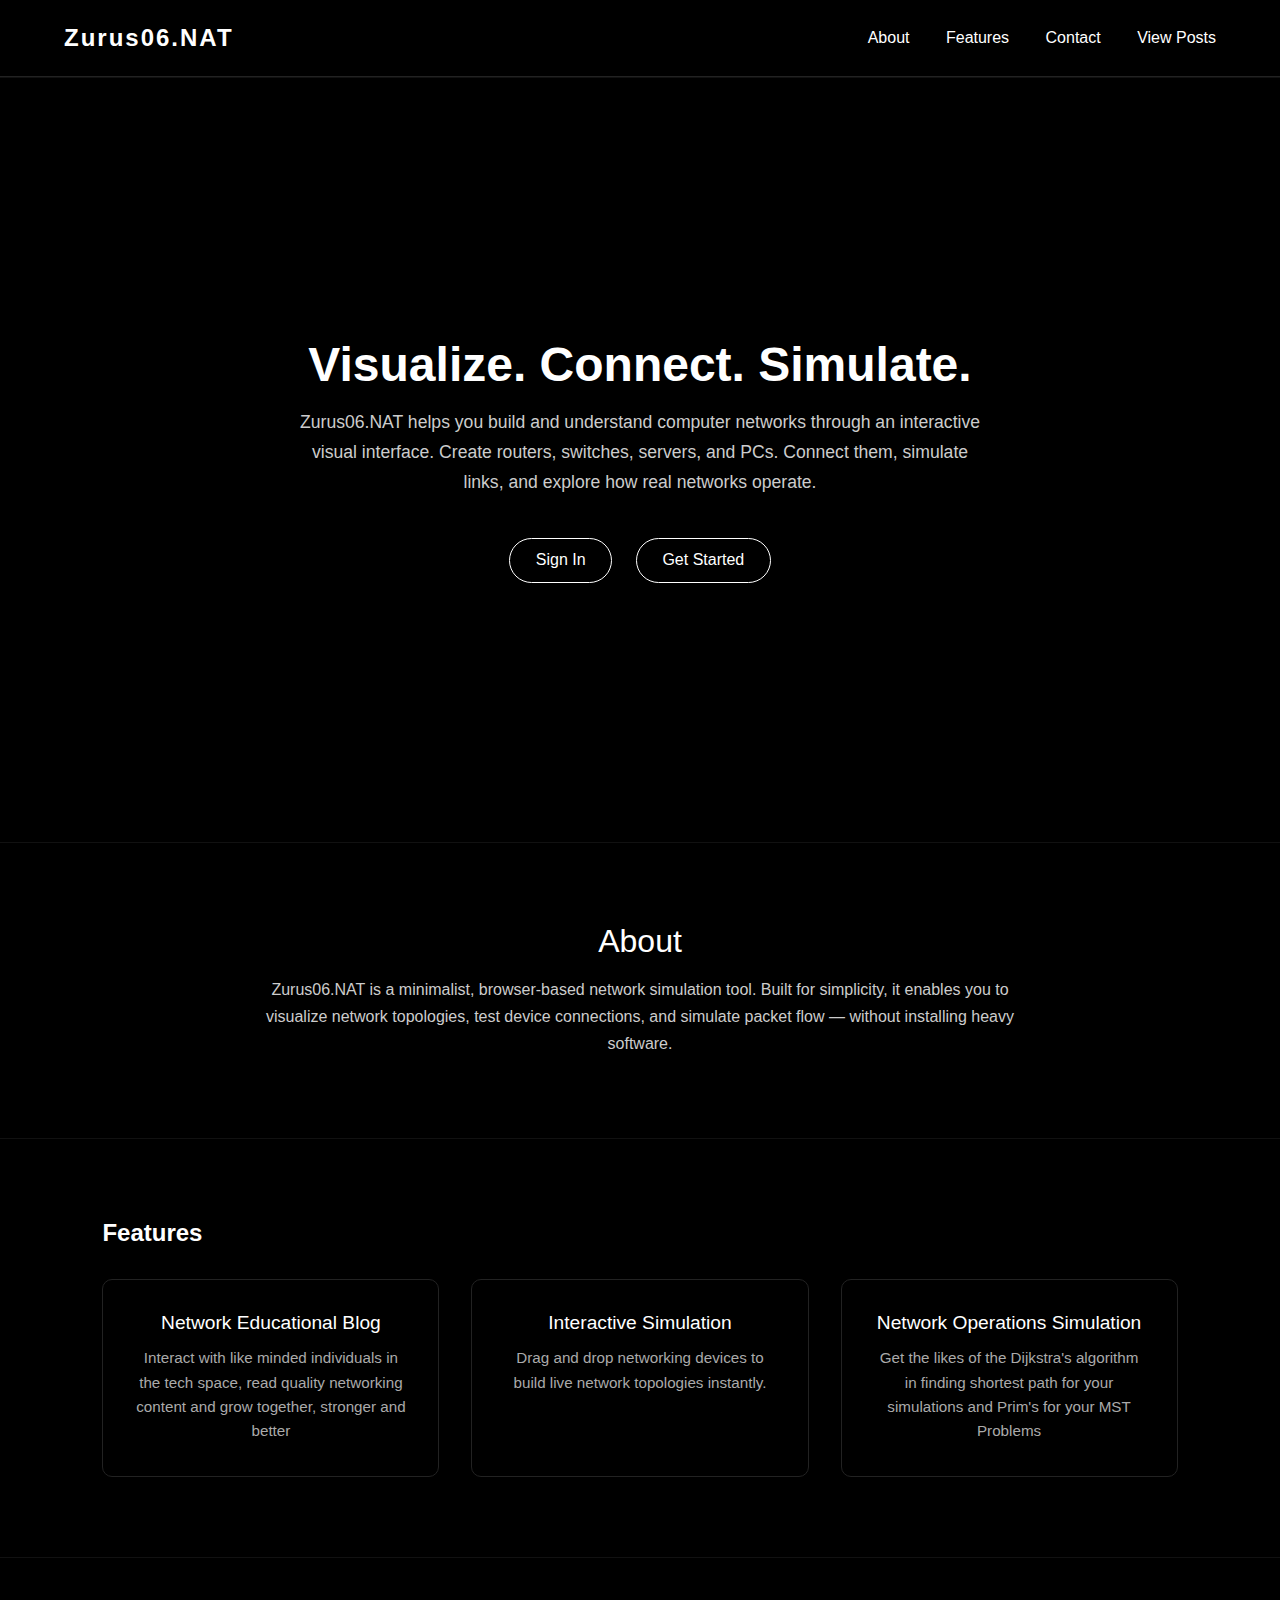
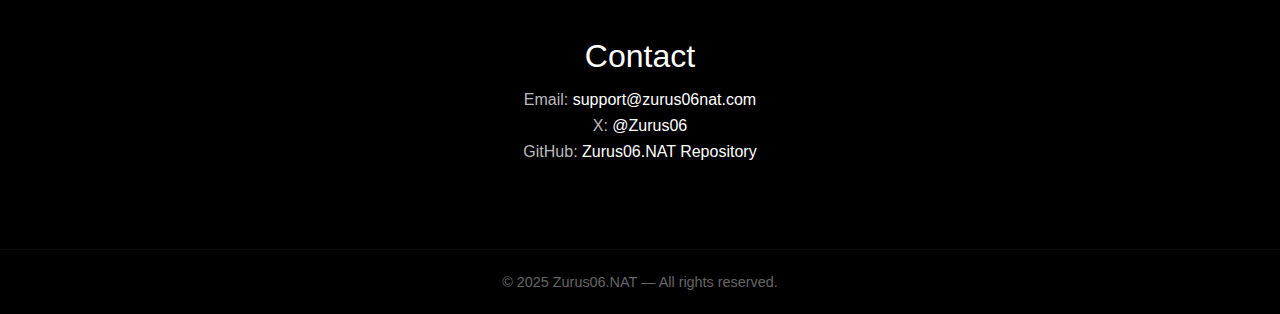
<file: browser/index.html>
<!DOCTYPE html>
<html lang="en">
<head>
  <meta charset="UTF-8" />
  <meta name="viewport" content="width=device-width, initial-scale=1.0" />
  <title>Zurus06.NAT | Network Simulation Platform</title>
  <link rel="stylesheet" href="index.css">
</head>
<body>
  <header>
    <h1>Zurus06.NAT</h1>
    <nav>
      <a href="#about">About</a>
      <a href="#features">Features</a>
      <a href="#contact">Contact</a>
      <a href="/browser/posts.html">View Posts</a>
    </nav>
  </header>

  <section class="hero">
    <h2>Visualize. Connect. Simulate.</h2>
    <p>
      Zurus06.NAT helps you build and understand computer networks through an interactive visual interface.
      Create routers, switches, servers, and PCs. Connect them, simulate links, and explore how real networks operate.
    </p>
    <div class="btn-group">
      <a href="signin.html">Sign In</a>
      <a href="signup.html">Get Started</a>
    </div>
  </section>

  <section id="about" class="about">
    <h2>About</h2>
    <p>
      Zurus06.NAT is a minimalist, browser-based network simulation tool.  
      Built for simplicity, it enables you to visualize network topologies, test device connections,  
      and simulate packet flow — without installing heavy software.
    </p>
  </section>

  <section id="features">
    <h2>Features</h2>
    <div class="features">
      <div class="feature-card">
        <h3>Network Educational Blog</h3>
        <p>Interact with like minded individuals in the tech space, read quality networking content and grow together, stronger and better</p>
      </div>
      <div class="feature-card">
        <h3>Interactive Simulation</h3>
        <p>Drag and drop networking devices to build live network topologies instantly.</p>
      </div>
      <div class="feature-card">
        <h3>Network Operations Simulation</h3>
        <p>Get the likes of the Dijkstra's algorithm in finding shortest path for your simulations and Prim's for your MST Problems</p>
      </div>
    </div>
  </section>

  <section id="contact" class="contact">
    <h2>Contact</h2>
    <p>Email: <a href="mailto:zuruscodetestingemail@gmail.com">support@zurus06nat.com</a></p>
    <p>X: <a href="https://x.com/Zurus06">@Zurus06</a></p>
    <p>GitHub: <a href="https://github.com/Enemuo-debug/Zurus06.NAT--ITProject.git" target="_blank">Zurus06.NAT Repository</a></p>
  </section>

  <footer>
    &copy; 2025 Zurus06.NAT — All rights reserved.
  </footer>
</body>
</html>
</file>
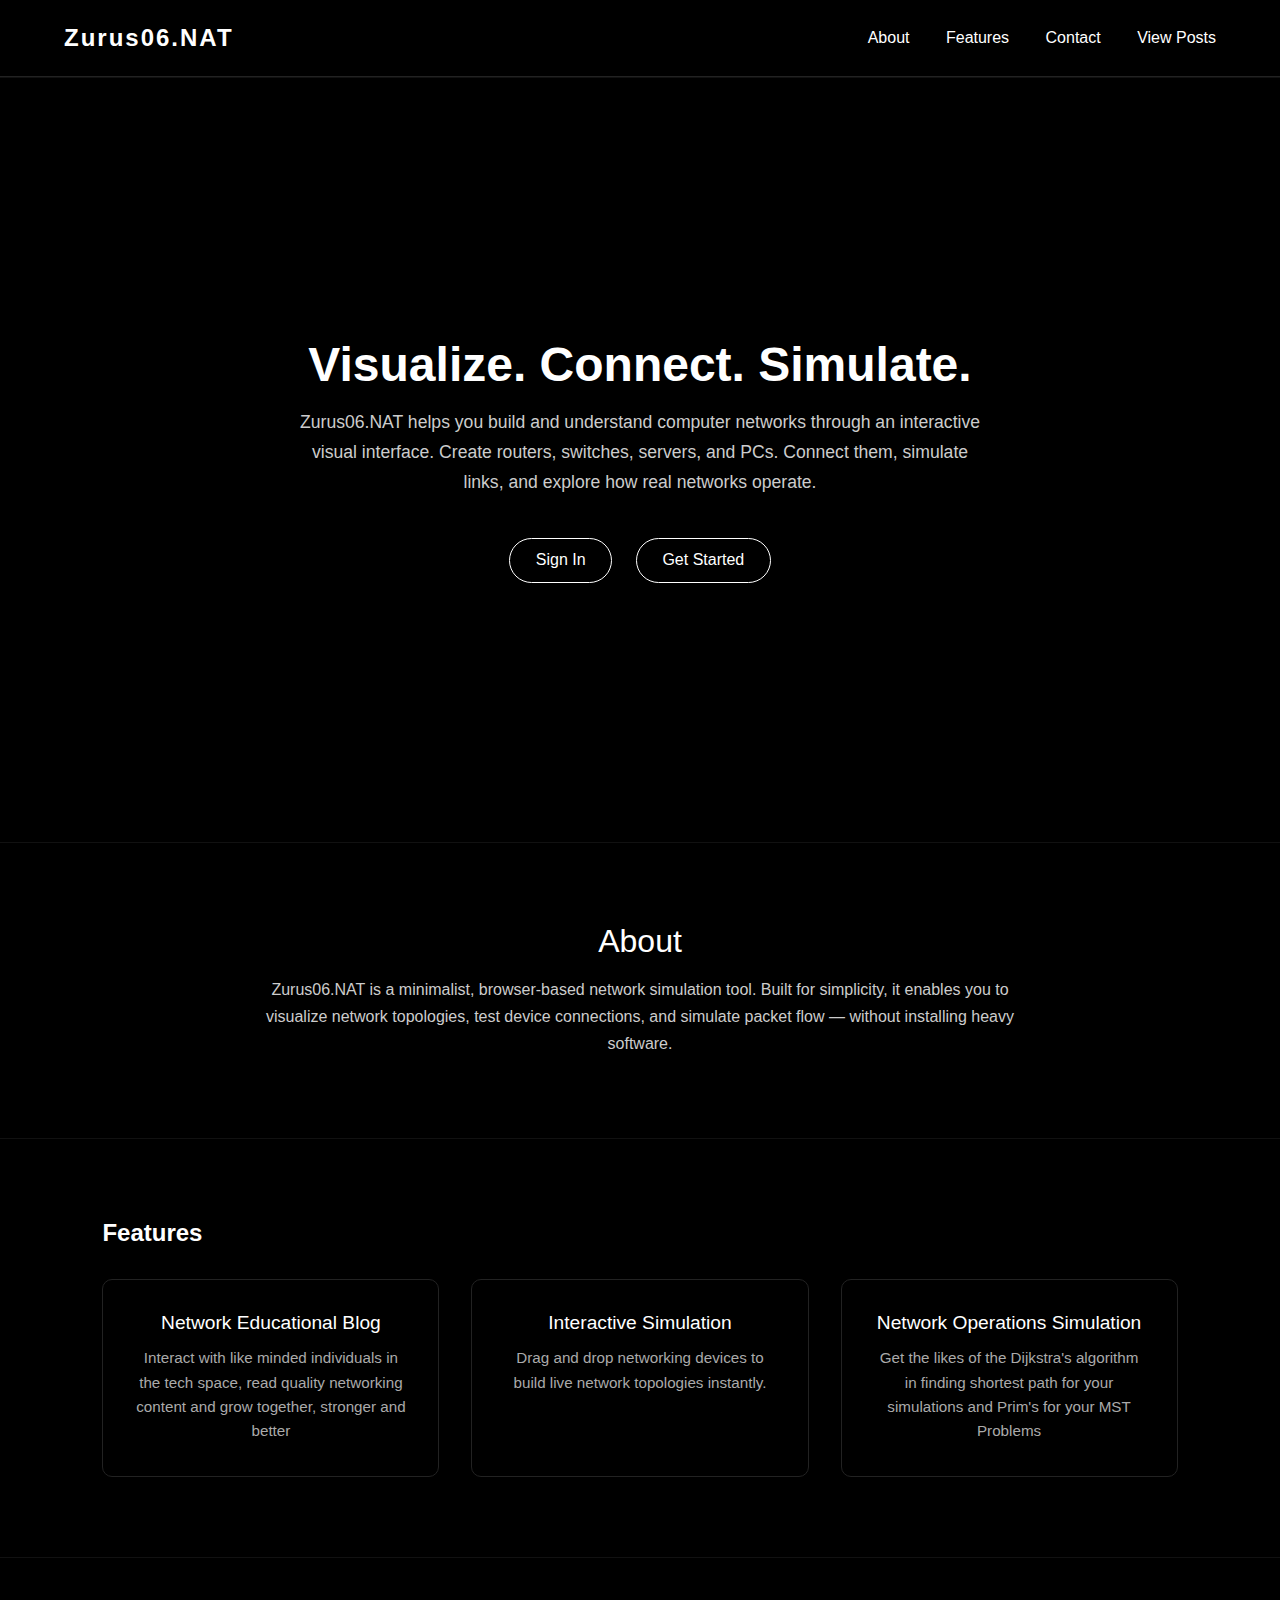
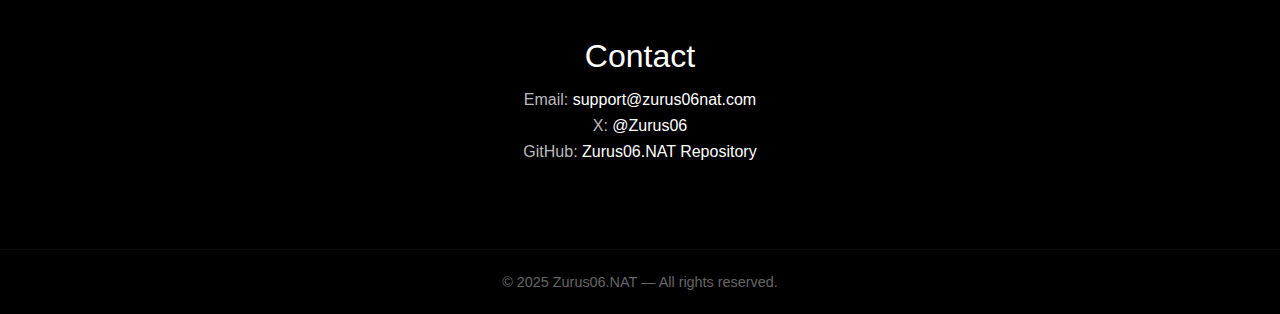
<file: browser/creator.html>
<!DOCTYPE html>
<html lang="en">
<head>
  <meta charset="UTF-8" />
  <meta name="viewport" content="width=device-width, initial-scale=1.0" />
  <title>Creator Page</title>
  <link rel="stylesheet" href="creator.css" />
</head>
<body>
  <header>
    <h1 id="UserName">UserName</h1>
    <nav>
        <a href="index.html">Home</a>
        <a href="dashboard.html">Dashboard</a>
        <a href="posts.html">Back to Posts</a>
    </nav>
  </header>
  <div class="container">
    <div class="bioData">
        <img id="creatorAvatar" src="" alt="Creator Avatar" />
        <div class="userData">
            <h2 id="niche">Niche</h2>
            <p id="bio">Bio</p>
        </div>
    </div>

    <div class="postsSection">
        <h1>Posts by User</h1>
        <div class="postsContainer" id="postsContainer">
            <em><h1>Login to view User Posts</h1></em>
        </div>
    </div>
    </div>


  <footer>
    <p>&copy; 2025 Zurus06.NAT. All rights reserved.</p>
    <p id="joinDate">Joined @ </p>
  </footer>
  <script>
    async function loadUser() {
        const params = new URLSearchParams(window.location.search);
        const id = params.get("id");
        
        const diceBearStyles = {
            Network_Design: "notionists",
            Network_Security: "fun-emoji",
            Network_Management_And_Monitoring: "adventurer",
            Network_Technology_And_Trends: "bottts",
            Networking_Troubleshooting_And_Optimization: "avataaars"
        };

        if (!id) {
            console.error("No user ID found in URL");
            window.location.href = "index.html";    
        }

        try {
        const response = await fetch(`http://localhost:5245/account/${id}`);
        const user = await response.json();

        document.getElementById("UserName").innerText = user.data.displayName;
        document.getElementById("niche").innerText = user.data.niche;
        document.getElementById("bio").innerText = user.data.bio;
        const nicheKey = user.data.niche.split(" ").join("_");
        const style = diceBearStyles[nicheKey];
        let creatorImgLink = `https://api.dicebear.com/7.x/${style}/svg?seed=${user.data.displayName}&backgroundColor=transparent`;
        document.getElementById("creatorAvatar").src = creatorImgLink;
        document.getElementById("joinDate").innerText += `${user.data.joinedAt.split(" ").join("-")}`;

        } catch (err) {
        console.error("Failed to load user", err);
        }
        try {
            const postsContainer = document.getElementById("postsContainer");
            postsContainer.innerHTML = "<p>Loading posts...</p>";

            const postsResponse = await fetch(`http://localhost:5245/posts/user/${id}`, {
                method: "GET",
                headers: { "Content-Type": "application/json" },
                credentials: "include"
            });

            if (!postsResponse.ok) {
                throw new Error(`HTTP error! status: ${postsResponse.status}`);
            }

            const postsData = await postsResponse.json();

            if (!postsData || postsData.length === 0) {
                postsContainer.innerHTML = "<h2>No posts available.</h2>";
                return;
            }

            let postsHTML = "";
            postsData.forEach(post => {
                postsHTML += `
                    <div class="postCard">
                        <h3>${post.caption}</h3>
                        <p>${post.intro}</p>
                        <a href="post.html?id=${post.id}">Read More</a>
                    </div>
                `;
            });
            postsContainer.innerHTML = postsHTML;

        } catch (error) {
            console.error("Failed to load posts:", error);
            document.getElementById("postsContainer").innerHTML = "<h2>Error loading posts.</h2>";
        }
    }

    loadUser();
    </script>
</body>
</html>
</file>
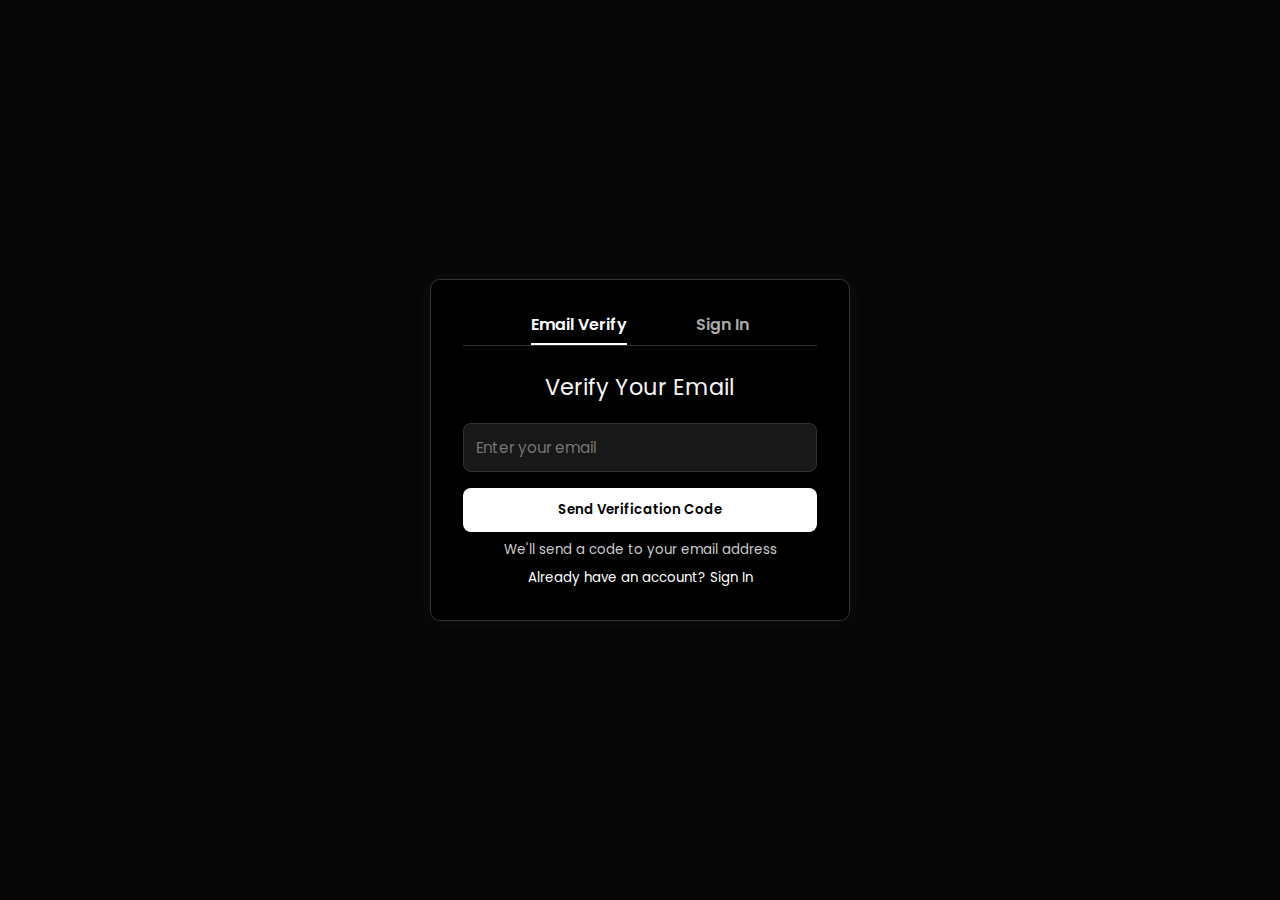
<file: browser/editPost.html>
<!DOCTYPE html>
<html lang="en">
<head>
  <meta charset="UTF-8">
  <title>Zurus06.NAT | Edit Post</title>
  <meta name="viewport" content="width=device-width, initial-scale=1.0">
  <link rel="stylesheet" href="editPost.css">
</head>
<body>
  <header>
    <h1>Zurus06.NAT</h1>
    <nav>
      <ul>
        <li><a href="dashboard.html">Dashboard</a></li>
        <li><a href="index.html">Home</a></li>
        <li><a id="logout">Logout</a></li>
      </ul>
    </nav>
  </header>

  <main class="container">
    <section class="edit-header">
      <h2>Edit Post</h2>
      <p>Make changes to your post content below and click <b>Save Changes</b> when done.<br>Rearrange posts in the order by drag and drop mechanism</p>
    </section>

    <section class="edit-form">
      <input type="text" id="postTitle" placeholder="Enter post title..." />
      <textarea id="postContent" rows="4" placeholder="Write your short intro..."></textarea>
    </section>

    <section id="ContentCards">
      <h3>Post Contents</h3>
      <div id="cardsContainer" class="cards-container">
        <!-- Dynamic content cards will appear here -->
      </div>
    </section>

    <div class="actions">
      <button id="savePostBtn" class="save-btn">Save Changes</button>
    </div>

    <div id="contentModal" class="modal">
      <div class="modal-content">
        <span class="close-btn" id="closeModal">&times;</span>
        <h3>Create New Content</h3>

        <form id="createPostForm">
          <label for="contentType">Content Type:</label>
          <select id="contentType">
            <option value="text">Text</option>
            <option value="image">Image</option>
            <option value="simulation">NAT Simulation</option>
          </select>

          <div id="textInputGroup">
            <textarea id="contentData" placeholder="Enter text content..."></textarea>
          </div>

          <div id="imageInputGroup" style="display:none;">
            <input type="file" id="imgUpload" />
            <input type="text" id="imgCaption" placeholder="Enter image caption..." />
          </div>

          <div id="simInputGroup" style="display:none;">
            <input type="text" id="simUUID" placeholder="Enter simulation UUID..." />
          </div>

          <button type="button" id="addContentBtn" class="add-btn">+ Add Content</button>
        </form>
      </div>
    </div>

    <!-- Trigger Button -->
    <button id="openModalBtn" class="fab-btn">+ New Content</button>
  </main>
  <footer>
    <p>&copy; 2025 Zurus06.NAT — All rights reserved.</p>
  </footer>

  <script src="editPost.js"></script>
</body>
</html>
</file>
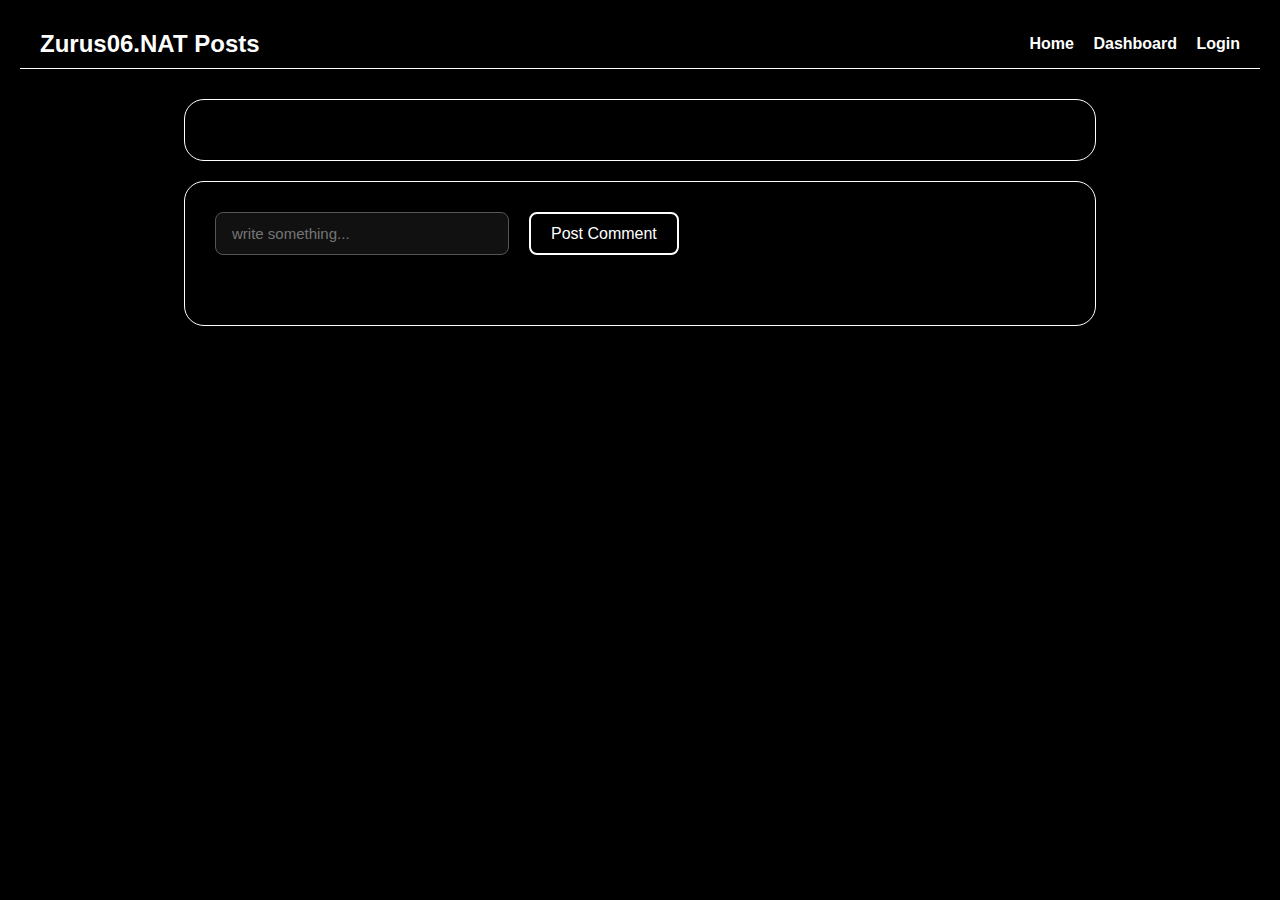
<file: browser/post.html>
<!DOCTYPE html>
<html lang="en">
<head>
  <meta charset="UTF-8" />
  <meta name="viewport" content="width=device-width, initial-scale=1.0" />
  <title>Zurus06.NAT Post</title>
  <link rel="stylesheet" href="post.css" />
</head>
<body>
  <header>
    <h1>Zurus06.NAT Posts</h1>
    <nav>
        <a href="index.html">Home</a>
        <a href="dashboard.html">Dashboard</a>
        <a href="signin.html">Login</a>
    </nav>
  </header>
  <div class="container" id="postContainer"></div>
  <div class="commentSection container">
    <div id="commentCreate">
      <input id="commentInput" type="text" placeholder="write something...">
      <button id="postCommentBtn">Post Comment</button>
    </div>
    <div id="comments"></div>
  </div>

  <script type="module">
    import { redrawScaled } from "./canvas.js";
    var listOfSimData = [];
    const diceBearStyles = {
      Network_Design: "notionists",
      Network_Security: "fun-emoji",
      Network_Management_And_Monitoring: "adventurer",
      Network_Technology_And_Trends: "bottts",
      Networking_Troubleshooting_And_Optimization: "avataaars"
    };

    async function loadPost() {
      const params = new URLSearchParams(window.location.search);
      
      const postId = parseInt(params.get("id"));
      const post = await fetch(`http://localhost:5245/posts/${postId}`)
        .then(res => res.json())
        .catch(() => null);

      const aboutCreator = await fetch(`http://localhost:5245/account/${post.creatorId}`)
        .then(res => res.json())
        .catch(() => null);

      
      const container = document.getElementById("postContainer");

      if (post) {
        let html = `<h1>${post.caption}</h1><div class="intro">${post.intro}</div>`;

        post.contents.forEach(item => {
          if (item.$type === "text") {
            html += `<div class="content-text">${item.content}</div>`;
          } else if (item.$type === "image") {
            html += `
              <div class="image-box">
                <img src="${item.imgLink}" alt="${item.content}" />
                <div class="caption">${item.content}</div>
              </div>
            `;
          } else if (item.$type === "net") {
            if (item.natSimulation == "") {
              html += `
                <div class="simulation-box">
                  <canvas class="SimulationArea"></canvas>
                  <p>Simulation has been deleted by owner</p>
                </div>
              `;
            }
            else {
              const parts = item.natSimulation.split("^");
              listOfSimData.push(parts[0]);
              html += `
                <div class="simulation-box">
                  <canvas class="SimulationArea" data-id="${listOfSimData.length-1}"></canvas>
                  <p>Simulation: ${parts[1]}</p>
                </div>
              `;
            }
          }
        });

        const nicheKey = aboutCreator.data.niche.split(" ").join("_");
        const style = diceBearStyles[nicheKey];

        html += `<a href="posts.html" class="back-btn">← Back to Posts</a>`;
        let creatorImgLink = `https://api.dicebear.com/7.x/${style}/svg?seed=${aboutCreator.data.displayName}&backgroundColor=transparent`;
        html += `<div class="creatorDetails">
          <div class="creatorDiv">
            <h2>About the Creator</h2>
            <h3>${aboutCreator.data.displayName}</h3>
            <h4>${aboutCreator.data.niche}</h4>
            <p>${aboutCreator.data.bio}</p>
          </div>
          <img class="creatorAvatar" src="${creatorImgLink}" alt="Creator Avatar" />
        </div>`;
        container.innerHTML = html;
        document.title = `${post.caption} - Zurus06.NAT Posts`;
        drawSimulations();
        document.querySelector(".creatorDiv").addEventListener("click", () => {
          window.location.href = `/browser/creator.html?id=${aboutCreator.data.id}`;
        });
        // Load comments for this post
        loadComments(postId);
      } else {
        container.innerHTML = "<h2>Post not found</h2>";
      }
    }

    function drawSimulations() {
      const canvases = document.getElementsByClassName("SimulationArea");

      Array.from(canvases).forEach((canvas) => {
        const index = canvas.getAttribute("data-id");
        const rawSim = listOfSimData[index];

        if (!rawSim) return;

        // Parse JSON safely
        let simData;
        try {
          simData = JSON.parse(rawSim);
        } catch (error) {
          const ctx = canvas.getContext("2d");
          ctx.fillStyle = "red";
          ctx.font = "20px sans-serif";
          ctx.fillText("Simulation Parsing Error", 20, 50);
          return;
        }

        // Extract data for canvas.js
        const objects = simData.devices || [];
        const edges = (simData.links || []).map(link => ({
          from: link.from,
          to: link.to
        }));

        // Resize for visibility
        canvas.width = 900;
        canvas.height = 600;

        const ctx = canvas.getContext("2d");
        redrawScaled(ctx, canvas, objects, edges);
      });
    }

    loadPost();

    document.getElementById('postCommentBtn').addEventListener('click', async () => {
      const input = document.getElementById('commentInput');
      const message = input.value.trim();
      if (!message) return alert('Please enter a comment');
      const params = new URLSearchParams(window.location.search);
      const postId = parseInt(params.get('id'));
      try {
        const res = await fetch(`http://localhost:5245/posts/comment/${postId}`, {
          method: 'POST',
          body: JSON.stringify(message),
          headers: { 'Content-Type': 'application/json' },
          credentials: 'include'
        });
        const data = await res.json();
        if (!res.ok) return alert(data.message || 'Failed to post comment');
        alert('Comment posted successfully');
        input.value = '';
        loadComments(postId);
      } catch (error) {
        alert('Login to be able to comment');
        window.location = "signin.html";
      }
    });

    async function loadComments(id) {
      try {
        const res = await fetch(`http://localhost:5245/posts/${id}/comments`, { 
          method: 'GET',
          credentials: 'include'
        });

        if (!res.ok) {
          console.error('Failed to load comments');
          return;
        }

        let comments = await res.json();
        comments = comments.reverse();
        const commentsDiv = document.getElementById('comments');
        commentsDiv.innerHTML = '';

        if (comments.length === 0) {
          commentsDiv.innerHTML = '<p style="color: white">Be the first to comment...</p>';
          return;
        }

        comments.forEach(c => {
          const div = document.createElement('div');
          div.className = 'comment';

          const style = diceBearStyles[c.niche];
          let commenterImgLink = 
            `https://api.dicebear.com/7.x/${style}/svg?seed=${c.displayName}&backgroundColor=transparent`;

          div.innerHTML = `
            <img class="comment-img" src="${commenterImgLink}" alt="Avatar">

            <div class="comment-body">
              <p class="comment-text">${c.message}</p>
              <span class="comment-author">— ${c.displayName}</span>
            </div>
          `;

          commentsDiv.appendChild(div);
        });

      } catch (error) {
        console.error('Error loading comments:', error);
      }
    }
  </script>
</body>
</html>
</file>
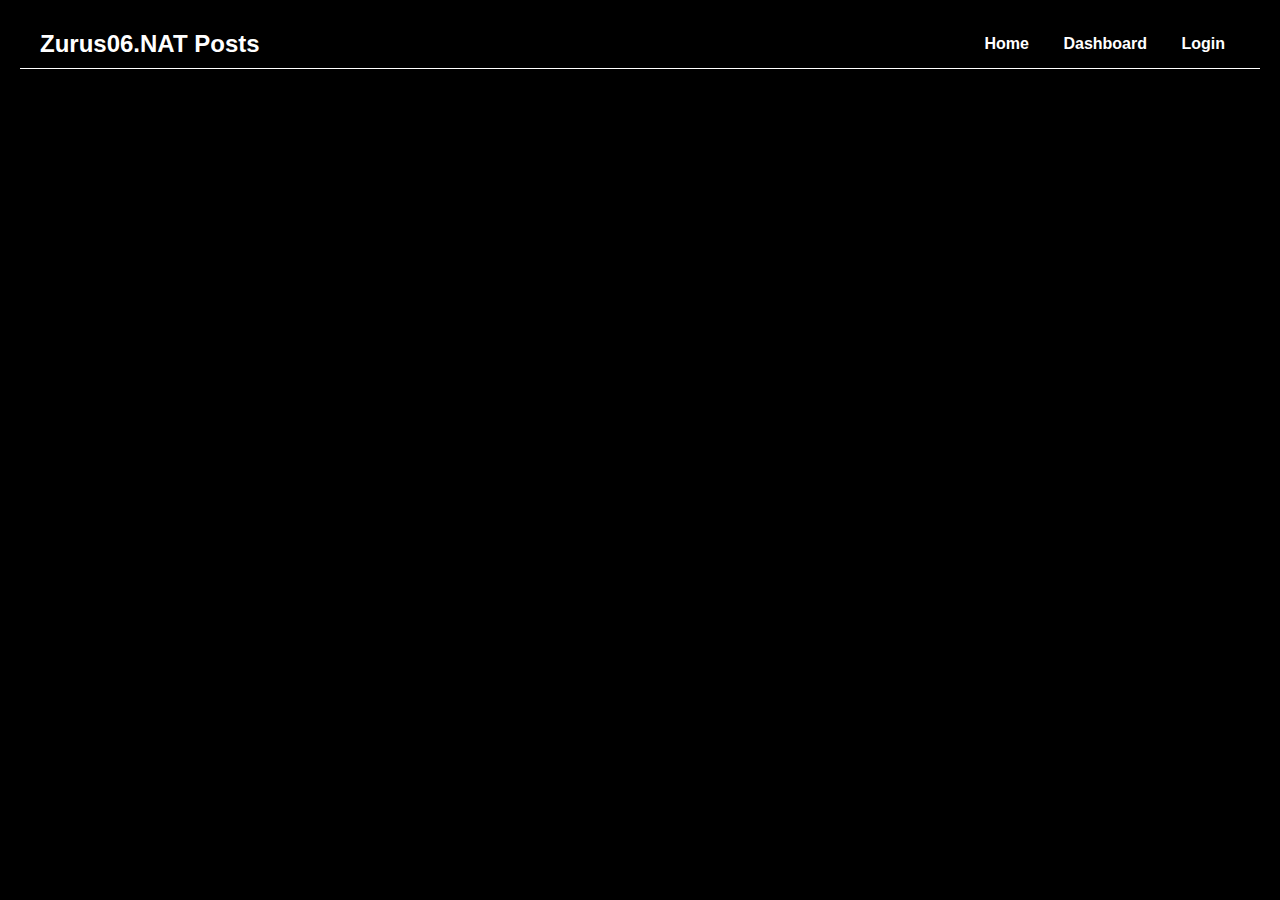
<file: browser/posts.html>
<!DOCTYPE html>
<html lang="en">
<head>
  <meta charset="UTF-8" />
  <meta name="viewport" content="width=device-width, initial-scale=1.0" />
  <title>Zurus06.NAT Posts</title>
  <link rel="stylesheet" href="posts.css" />
</head>
<body>
    <header>
    <h1>Zurus06.NAT Posts</h1>
    <nav>
        <a href="index.html">Home</a>
        <a href="dashboard.html">Dashboard</a>
        <a href="signin.html">Login</a>
    </nav>
    </header>
        
    <div class="container" id="postsContainer"></div>

  <script>
    let posts = [];
    const container = document.getElementById("postsContainer");

    function Shuffle(val) {
      for (let i = val.length - 1; i > 0; i--) {
        const j = Math.floor(Math.random() * (i + 1));
        [val[i], val[j]] = [val[j], val[i]];
      }
      return val;
    }

    async function fetchPosts() {
      try {
      const response = await fetch('http://localhost:5245/posts/all');
      const data = await response.json();
      posts = Shuffle(data.data);
      renderPosts();
      } catch (error) {
        console.error('Error fetching posts:', error);
      }
    }

    function renderPosts() {
      container.innerHTML = "";
      posts.forEach(post => {
      const div = document.createElement("div");
      div.className = "post-card";
      div.innerHTML = `
        <div class="caption">${post.caption}</div>
        <div class="intro">${post.intro}</div>
        <button class="btn" onclick="viewPost(${post.id})">View Post</button>
      `;
      container.appendChild(div);
      });
    }

    function viewPost(id) {
      window.location.href = `post.html?id=${id}`;
    }

    fetchPosts();
  </script>
</body>
</html>
</file>
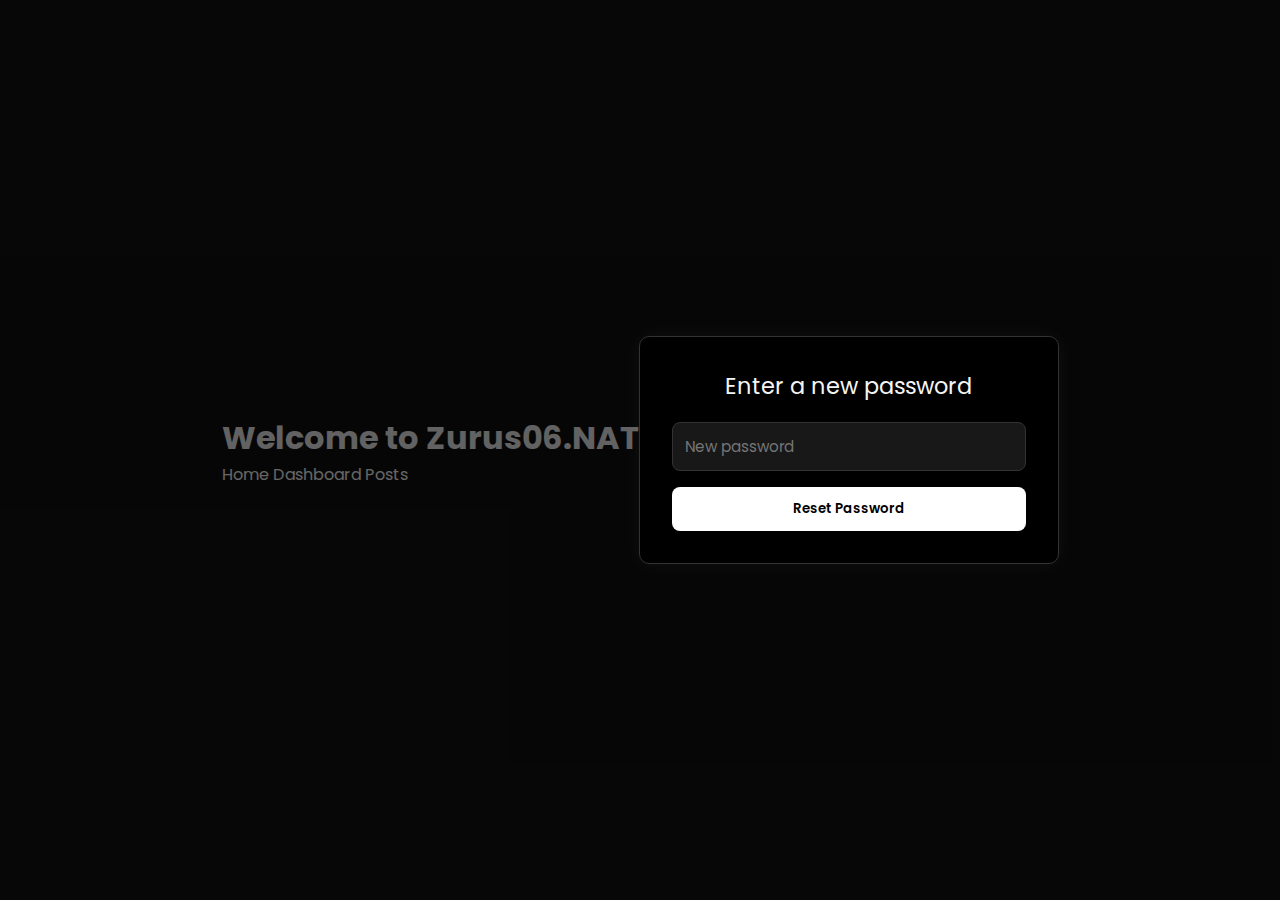
<file: browser/reset.html>
<!DOCTYPE html>
<html lang="en">
<head>
  <meta charset="UTF-8" />
  <meta name="viewport" content="width=device-width, initial-scale=1.0" />
  <title>Zurus06.NAT | Password Reset</title>
  <link href="https://fonts.googleapis.com/css2?family=Poppins:wght@400;600&display=swap" rel="stylesheet" />
  <link rel="stylesheet" href="signin.css" />
</head>
<body>
<header>
    <h1>Welcome to Zurus06.NAT</h1>
    <nav>
        <a href="index.html">Home</a>
        <a href="dashboard.html">Dashboard</a>
        <a href="posts.html">Posts</a>
    </nav>
</header>

<div class="sub-body">
  <div class="container">

    <form id="resetForm" class="form active">
      <div class="title">Enter a new password</div>

      <input 
        type="password" 
        id="newPass" 
        placeholder="New password" 
        minlength="6" 
        required
      />

      <button type="submit" class="submit">Reset Password</button>
    </form>

  </div>
</div>

<script>
  const urlParams = new URLSearchParams(window.location.search);
  const code = urlParams.get("code");

  if (!code) {
    alert("Invalid password reset link.");
  }

  document.getElementById("resetForm").addEventListener("submit", async function (e) {
    e.preventDefault();

    const password = document.getElementById("newPass").value.trim();

    if (password.length < 6) {
      alert("Password must be at least 6 characters.");
      return;
    }

    console.log(password);

    try {
      const res = await fetch(`http://localhost:5245/account/reset/${code}`, {
        method: "PUT",
        headers: { 'Content-Type': 'application/json' },
        body: JSON.stringify(password)
      });

      console.log(res)

      const data = await res.json();

      if (!res.ok) {
        alert(data.message || "Reset failed.");
        return;
      }

      alert(data.message || "Password reset successful!");
      window.location.href = "signin.html";

    } catch (error) {
      console.error(error);
      alert("Network error. Try again.");
    }
  });
</script>

</body>
</html>
</file>
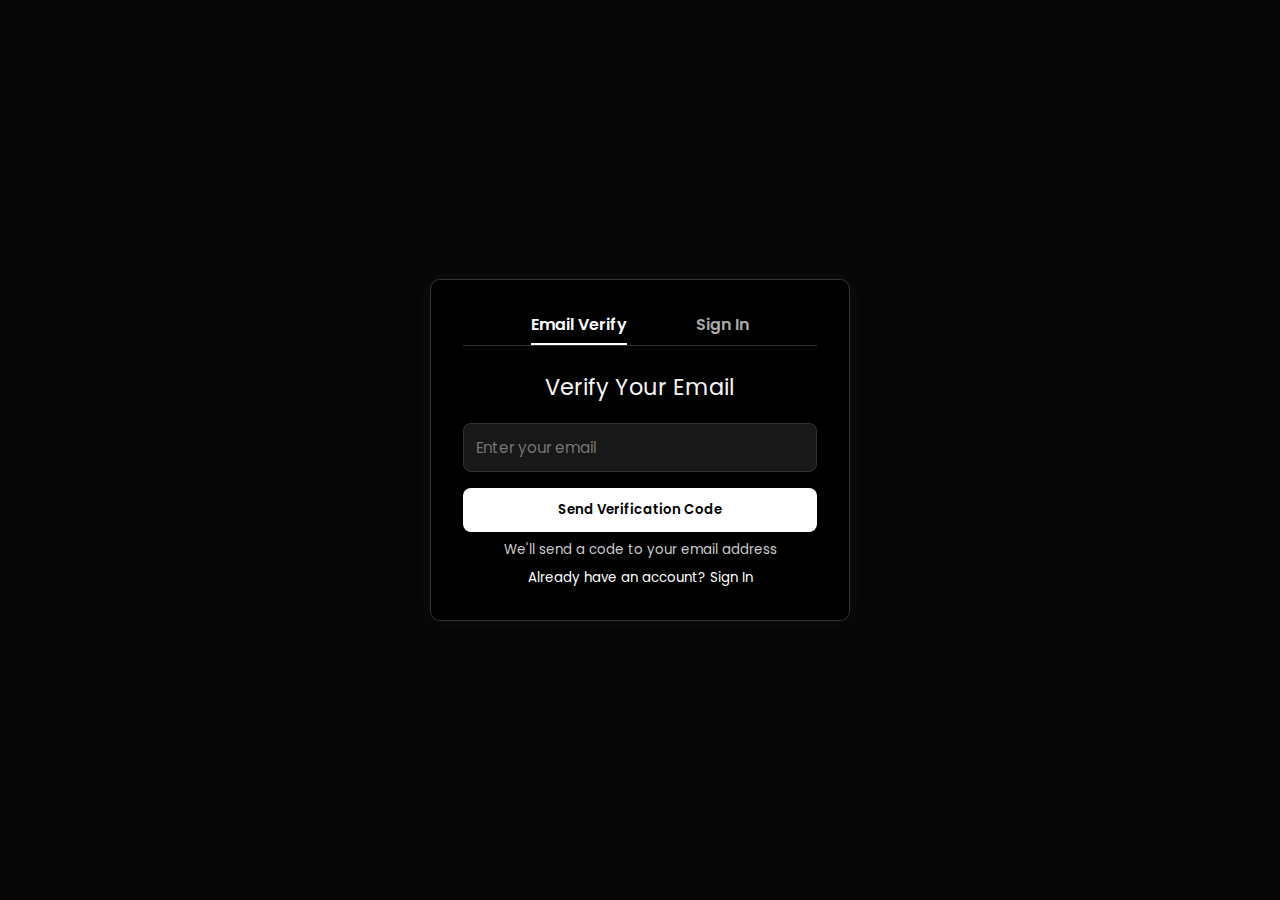
<file: browser/signin.html>
<!DOCTYPE html>
<html lang="en">
<head>
  <meta charset="UTF-8" />
  <meta name="viewport" content="width=device-width, initial-scale=1.0" />
  <title>Zurus06.NAT | Login / Email Verify</title>
  <link href="https://fonts.googleapis.com/css2?family=Poppins:wght@400;600&display=swap" rel="stylesheet" />
  <link rel="stylesheet" href="signin.css" />
</head>
<body>
  <div class="container">
    <div class="tabs">
      <div class="tab active" id="verifyTab">Email Verify</div>
      <div class="tab" id="signinTab">Sign In</div>
    </div>

    <!-- Verify Email -->
    <form id="verifyForm" class="form active">
      <div class="title">Verify Your Email</div>
      <input type="email" id="verifyEmail" placeholder="Enter your email" required />
      <button type="submit" id="verificationButton">Send Verification Code</button>
      <small>We'll send a code to your email address</small>
      <small><a href="#" id="goToSignin">Already have an account? Sign In</a></small>
    </form>

    <!-- Sign In -->
    <form id="signinForm" class="form">
      <div class="title">Sign In</div>
      <input type="email" id="signinEmail" placeholder="Email" required />
      <input type="password" id="signinPassword" placeholder="Password" required />
      <button type="submit" id="signInButton">Login</button>
      <small><a href="#" id="goToVerify">Sign Up?</a></small>
    </form>
  </div>

  <script>
    const verifyTab = document.getElementById('verifyTab');
    const signinTab = document.getElementById('signinTab');
    const verifyForm = document.getElementById('verifyForm');
    const signinForm = document.getElementById('signinForm');
    const goToSignin = document.getElementById('goToSignin');
    const goToVerify = document.getElementById('goToVerify');

    // Toggle between forms
    verifyTab.onclick = () => {
      verifyTab.classList.add('active');
      signinTab.classList.remove('active');
      verifyForm.classList.add('active');
      signinForm.classList.remove('active');
    };

    signinTab.onclick = () => {
      signinTab.classList.add('active');
      verifyTab.classList.remove('active');
      signinForm.classList.add('active');
      verifyForm.classList.remove('active');
    };

    goToSignin.onclick = (e) => {
      e.preventDefault();
      signinTab.click();
    };

    goToVerify.onclick = (e) => {
      e.preventDefault();
      window.location = "/browser/signup.html"
    };

    // Email Verification
    verifyForm.addEventListener('submit', async (e) => {
      e.preventDefault();
      const email = document.getElementById('verifyEmail').value.trim();
      if (!email) return alert('Please enter a valid email');

      try {
            const response = await fetch('http://localhost:5245/account/email-verify', {
              method: 'POST',
              headers: { 'Content-Type': 'application/json' },
              body: JSON.stringify({ EmailAddress: email })
            });
            const message = await response.text();
            alert(message);
          } catch (err) {
            alert('Error: ' + err.message);
          }
        });

        // Sign In
        signinForm.addEventListener('submit', async (e) => {
          e.preventDefault();
          const email = document.getElementById('signinEmail').value.trim();
          const password = document.getElementById('signinPassword').value.trim();
          if (!email || !password) return alert('Please fill all fields');

          try {
                const response = await fetch('http://localhost:5245/account/login', {
                  method: 'POST',
                  headers: { 'Content-Type': 'application/json' },
                  credentials: 'include',
                  body: JSON.stringify({ emailAddress: email, password })
                });

                if (!response.ok) {
                  const errData = await response.text();
                  alert(errData);
                  return;
                }

                const data = await response.json(); // parse JSON
                alert(data.message); // only show message text

                window.location = "/browser/dashboard.html";
              } catch (err) {
                alert('Login failed: ' + err.message);
              }
              });
  </script>
</body>
</html>
</file>
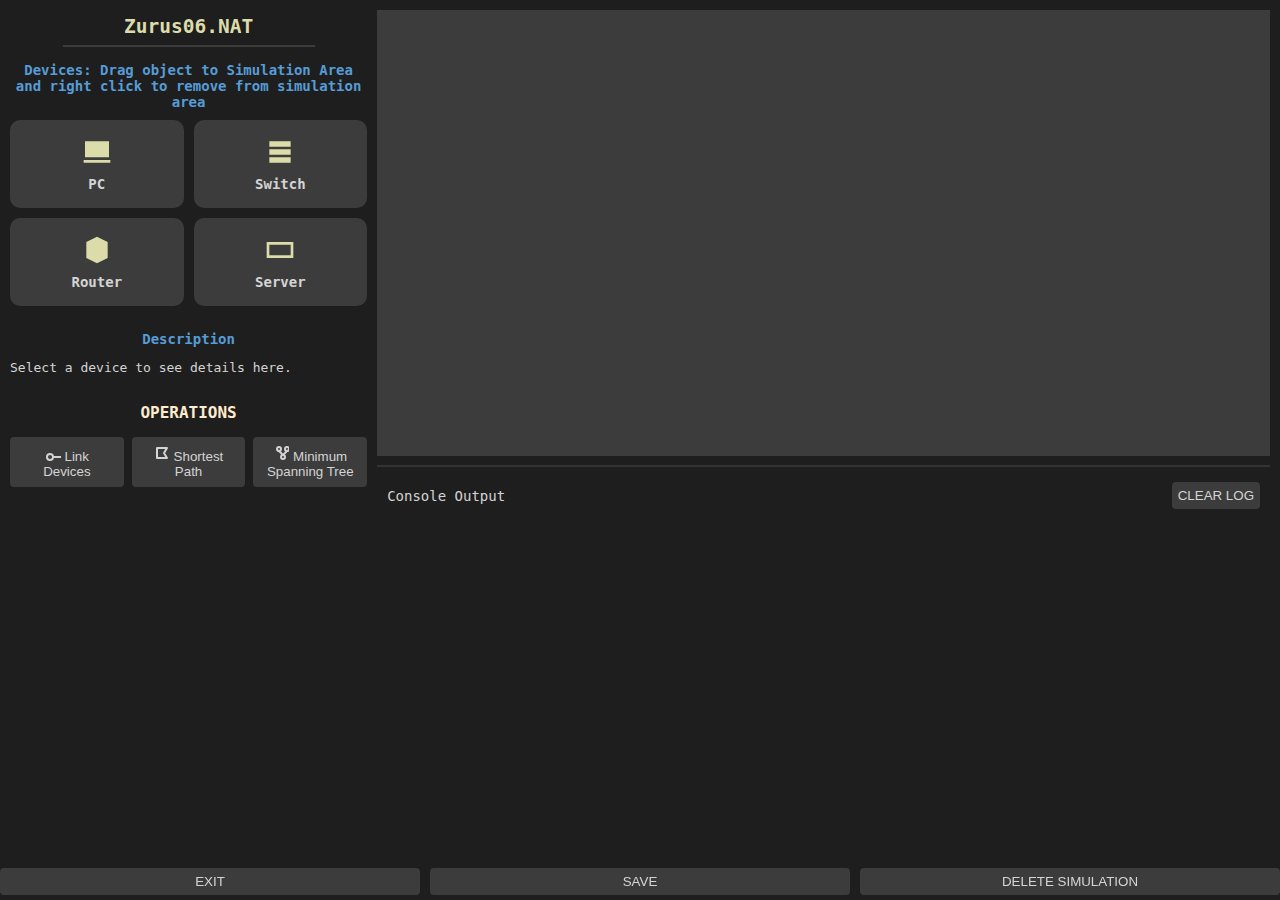
<file: browser/simulation.html>
<!DOCTYPE html>
<html lang="en">
<head>
  <meta charset="UTF-8">
  <meta name="viewport" content="width=device-width, initial-scale=1.0">
  <link rel="stylesheet" href="./simulation.css">
  <title>Zurus06.NAT-Simulator</title>
</head>
<body>
  <div class="Layout">
    <!-- Left column -->
    <aside class="LeftPanel">
      <h2>Zurus06.NAT</h2>
      <hr>

      <section class="DeviceSection">
        <h3>Devices: Drag object to Simulation Area and right click to remove from simulation area</h3>
        <div class="deviceGrid">
          <div class="device" data-device="PC" draggable="true">
            <svg xmlns="http://www.w3.org/2000/svg" viewBox="0 0 24 24">
              <path d="M3 4h18v12H3zM2 18h20v2H2z"/>
            </svg>
            <h1>PC</h1>
          </div>
          <div class="device" data-device="Switch" draggable="true">
            <svg xmlns="http://www.w3.org/2000/svg" viewBox="0 0 24 24">
              <path d="M4 4h16v4H4zm0 6h16v4H4zm0 6h16v4H4z"/>
            </svg>
            <h1>Switch</h1>
          </div>
          <div class="device" data-device="Router" draggable="true">
            <svg xmlns="http://www.w3.org/2000/svg" viewBox="0 0 24 24">
              <path d="M12 2l8 4v12l-8 4-8-4V6z"/>
            </svg>
            <h1>Router</h1>
          </div>
          <div class="device" data-device="Server" draggable="true">
            <svg xmlns="http://www.w3.org/2000/svg" viewBox="0 0 24 24">
              <path d="M2 6h20v12H2zM4 8v8h16V8z"/>
            </svg>
            <h1>Server</h1>
          </div>
        </div>
      </section>

      <!-- Description -->
      <section class="Description">
        <h3>Description</h3>
        <p>Select a device to see details here.</p>
      </section>

      <section style="text-align: center;">
      <h3 style="color: blanchedalmond; font-size: large;">OPERATIONS</h3>
      <section class="operationsSection">
        
        <button class="operations" id="join">
          <!-- Start Link Icon -->
          <svg xmlns="http://www.w3.org/2000/svg" width="16" height="16" fill="none" 
              stroke="currentColor" stroke-width="2" stroke-linecap="round" stroke-linejoin="round">
            <circle cx="5" cy="12" r="3"></circle>
            <line x1="8" y1="12" x2="16" y2="12"></line>
          </svg>
          Link Devices
        </button>

        <button class="operations">
          <!-- Shortest Path Icon -->
          <svg xmlns="http://www.w3.org/2000/svg" width="16" height="16" fill="none" 
              stroke="currentColor" stroke-width="2" stroke-linecap="round" stroke-linejoin="round">
            <path d="M3 3h10l-3 5 3 5H3z"></path>
          </svg>
          Shortest Path
        </button>

        <button class="operations">
          <!-- Minimum Spanning Tree Icon -->
          <svg xmlns="http://www.w3.org/2000/svg" width="16" height="16" fill="none" 
              stroke="currentColor" stroke-width="2" stroke-linecap="round" stroke-linejoin="round">
            <circle cx="6" cy="4" r="2"></circle>
            <circle cx="14" cy="4" r="2"></circle>
            <circle cx="10" cy="12" r="2"></circle>
            <line x1="6" y1="6" x2="10" y2="10"></line>
            <line x1="14" y1="6" x2="10" y2="10"></line>
          </svg>
          Minimum Spanning Tree
        </button>

      </section>
    </section>
    
      <!-- File Actions -->
      <section class="FileSection">
        <button id="backBtn">EXIT</button>
        <button id="saveBtn">SAVE</button>
        <button class="danger" id="deleteBtn">DELETE SIMULATION</button>
      </section>
    </aside>

    <!-- Right column split into two rows -->
    <div class="RightPanel">
      <canvas class="SimulationArea"></canvas>
      <section class="ConsoleArea">
        <div class="console-header">
          <span>Console Output</span>
          <button id="clearlog">CLEAR LOG</button>
        </div>
        <div id="logOutput"></div>
      </section>
    </div>
  </div>

  <script type="module" src="simulation.js"></script>
</body>
</html>
</file>
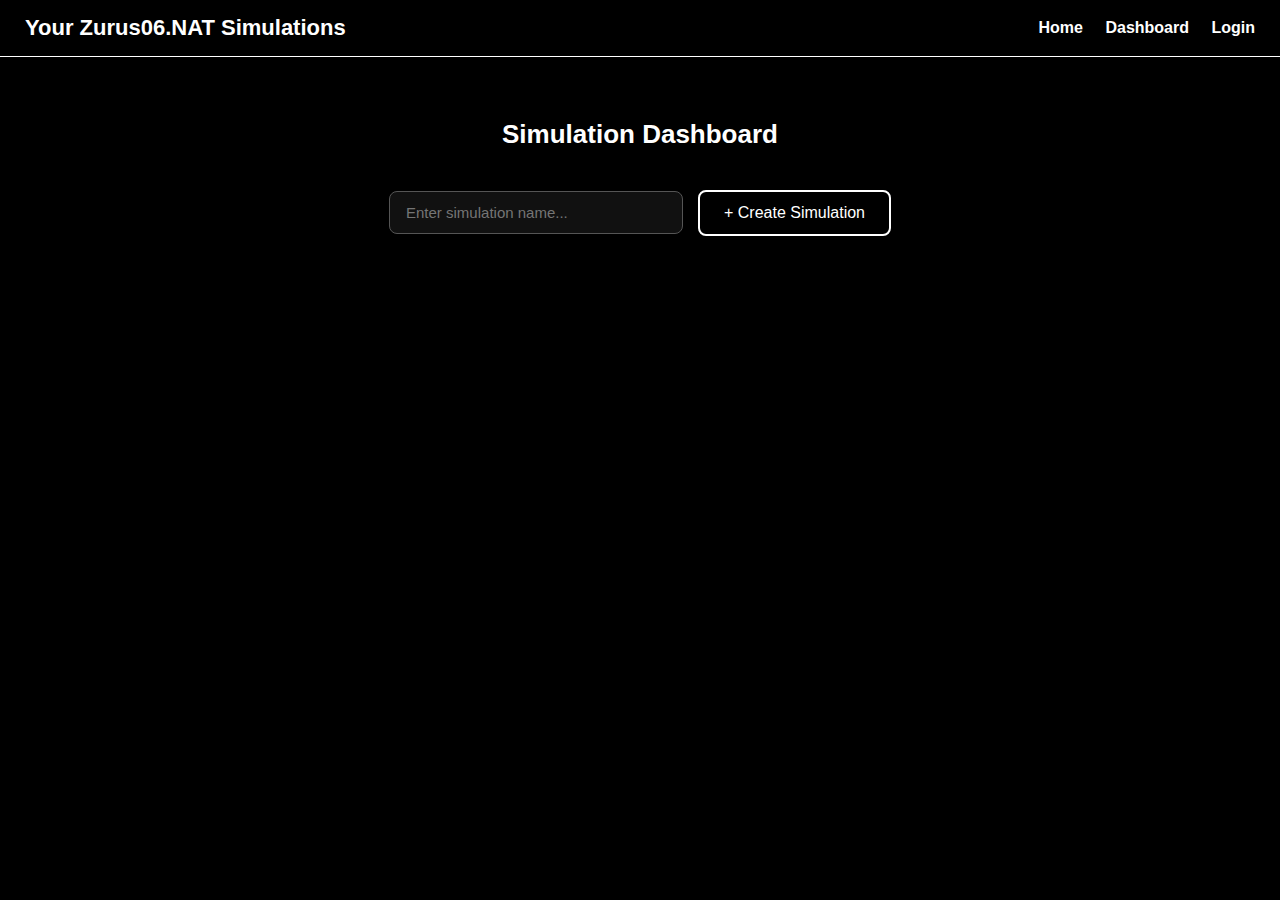
<file: browser/simulations.html>
<!DOCTYPE html>
<html lang="en">
<head>
  <meta charset="UTF-8" />
  <meta name="viewport" content="width=device-width, initial-scale=1.0" />
  <title>NAT Simulation Dashboard</title>
  <style>
    body {
      font-family: 'Poppins', sans-serif;
      background-color: #000;
      margin: 0;
      padding: 0;
      color: white;
    }

    /* ===== HEADER ===== */
    header {
      display: flex;
      justify-content: space-between;
      align-items: center;
      padding: 15px 25px;
      border-bottom: 1px solid white;
      background-color: #000;
      position: sticky;
      top: 0;
      z-index: 100;
    }

    header h1 {
      font-size: 22px;
      margin: 0;
      color: #ffffff;
    }

    nav a {
      display: inline-block;
      color: #ffffff;
      text-decoration: none;
      margin-left: 18px;
      font-weight: 600;
      transition: color 0.3s ease;
    }

    nav a:hover {
      color: #bbbbbb;
    }

    /* ===== MAIN CONTENT ===== */
    main {
      padding: 40px;
    }

    h2 {
      text-align: center;
      margin-bottom: 40px;
      font-size: 26px;
    }

    .top-controls {
      display: flex;
      justify-content: center;
      align-items: center;
      gap: 15px;
      margin-bottom: 40px;
    }

    input[type="text"] {
      padding: 12px 16px;
      border: 1px solid #555;
      border-radius: 8px;
      background-color: #111;
      color: #fff;
      width: 260px;
      font-size: 15px;
      outline: none;
      transition: border 0.3s;
    }

    input[type="text"]:focus {
      border-color: #888;
    }

    .btn-create {
      padding: 12px 24px;
      background-color: transparent;
      color: #fff;
      border: 2px solid white;
      border-radius: 8px;
      cursor: pointer;
      font-size: 16px;
      transition: 0.3s;
    }

    .btn-create:hover {
      transform: translateY(-2px);
      background-color: rgba(255, 255, 255, 0.05);
    }

    .cards-container {
      display: flex;
      flex-wrap: wrap;
      gap: 20px;
      justify-content: center;
    }

    .card {
      background-color: #111;
      width: 260px;
      border: 1px solid #333;
      border-radius: 12px;
      padding: 20px;
      box-shadow: 0 4px 12px rgba(255,255,255,0.05);
      transition: 0.3s;
    }

    .card:hover {
      transform: translateY(-4px);
      box-shadow: 0 6px 14px rgba(255,255,255,0.08);
      cursor: pointer;
    }

    #contextMenu {
      display: none;
      position: absolute;
      background: #111;
      border: 1px solid #444;
      border-radius: 8px;
      padding: 5px 0;
      width: 180px;
      z-index: 1000;
    }

    #contextMenu ul {
      list-style: none;
      margin: 0;
      padding: 0;
    }

    #contextMenu li {
      padding: 10px;
      cursor: pointer;
      transition: background 0.2s;
    }

    #contextMenu li:hover {
      background: #222;
    }
  </style>
</head>
<body>

  <!-- ✅ HEADER SECTION -->
  <header>
    <h1>Your Zurus06.NAT Simulations</h1>
    <nav>
      <a href="index.html">Home</a>
      <a href="dashboard.html">Dashboard</a>
      <a href="signin.html">Login</a>
    </nav>
  </header>

  <!-- ✅ MAIN CONTENT -->
  <main>
    <h2>Simulation Dashboard</h2>

    <div class="top-controls">
      <input type="text" id="simInput" placeholder="Enter simulation name..." />
      <button class="btn-create" id="createBtn">+ Create Simulation</button>
    </div>

    <div class="cards-container" id="cardsContainer"></div>

    <div id="contextMenu">
      <ul>
        <li onclick="goTo('edit')" class="options">Edit Simulation</li>
        <li onclick="goTo('delete')" class="options">Delete Simulation</li>
        <li onclick="goTo('copy')" class="options">Copy Embed Code</li>
      </ul>
    </div>
  </main>

  <script>
    const cardsContainer = document.getElementById("cardsContainer");
    const createBtn = document.getElementById("createBtn");
    const contextMenu = document.getElementById("contextMenu");
    const simInput = document.getElementById("simInput");
    let selectedSimId;
    let simulations = [];

    async function renderCards() {
      cardsContainer.innerHTML = "";

      try {
        const res = await fetch("http://localhost:5245/diagrams/all", {
          method: "GET",
          credentials: "include"
        });

        if (!res.ok) throw new Error("Failed to fetch simulations");

        const simulationsJson = await res.json();
        const simulations = simulationsJson.data;

        if (!simulations.length) {
          cardsContainer.innerHTML = "<p>No simulations yet.</p>";
          return;
        }

        simulations.forEach(sim => {
          const card = document.createElement("div");
          card.className = "card";
          card.id = sim.id;
          card.innerHTML = `
            <h3>Simulation Name: ${sim.name}</h3>
            <h4>Simulation UUID: ${sim.id}</h4>
            <p>Created: ${new Date(sim.createdAt).toDateString()}</p>
          `;
          card.addEventListener("contextmenu", (event) => {
            event.preventDefault();
            selectedSimId = sim.id;
            contextMenu.style.top = `${event.pageY + 10}px`;
            contextMenu.style.left = `${event.pageX + 10}px`;
            contextMenu.style.display = "block";
          });
          cardsContainer.appendChild(card);
        });
      } catch (error) {
        console.error("Error loading simulations:", error);
      }
    }

    document.addEventListener("click", () => {
      contextMenu.style.display = "none";
    });

    async function goTo(action) {
      if (!selectedSimId) return alert("No simulation selected");

      if (action === "edit") {
        window.location = `/browser/simulation.html?id=${selectedSimId}`;
      } 
      else if (action === "delete") {
        if (!confirm("Are you sure you want to delete this simulation?")) return;
        await fetch(`http://localhost:5245/diagrams/${selectedSimId}`, {
          method: "DELETE",
          credentials: "include"
        }).then(res => res.json())
        .then(data => {
          alert(data.message);
        })
        renderCards();
      }
      else {
        const embedCodeJson = await fetch(`http://localhost:5245/diagrams/embed-code/${selectedSimId}`, {
          method: "GET",
          credentials: "include"
        });
        const embedData = await embedCodeJson.json();
        const embedCode = embedData.data;
        navigator.clipboard.writeText(embedCode)
          .then(() => {
            alert("Embed code copied to clipboard!");
          })
          .catch(err => {
            alert("Failed to copy embed code: " + err);
          });
      }
    }

    createBtn.addEventListener("click", async () => {
      const name = simInput.value.trim();
      if (!name) return alert("Please enter a simulation name.");

      console.log("Sending:", { diagramName: name }); // Debugging

      await fetch("http://localhost:5245/diagrams/new", {
        method: "POST",
        body: JSON.stringify({ diagramName: name }),
        headers: { "Content-Type": "application/json" },
        credentials: "include"
      }).then(res => res.json())
      .then(data => {
        alert(data.message);
      });

      simInput.value = "";
      renderCards();
    });

    renderCards();
  </script>
</body>
</html>
</file>
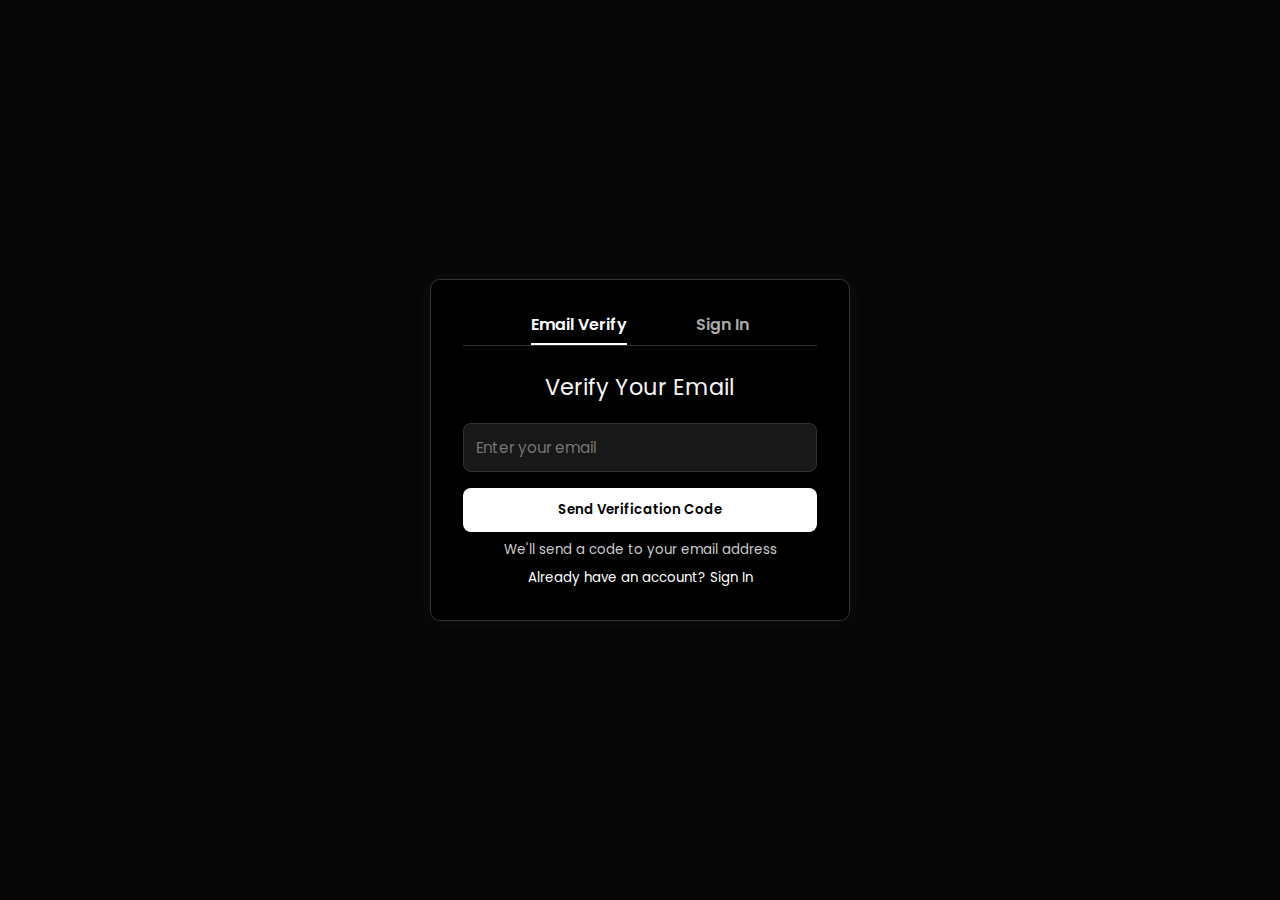
<file: browser/updateUser.html>
<!DOCTYPE html>
<html lang="en">
<head>
  <meta charset="UTF-8" />
  <meta name="viewport" content="width=device-width, initial-scale=1.0" />
  <title>Zurus06.NAT | Update Profile</title>

  <!-- Fonts -->
  <link href="https://fonts.googleapis.com/css2?family=Poppins:wght@400;600&display=swap" rel="stylesheet" />

  <!-- Shared Style -->
  <link rel="stylesheet" href="signin.css" />

  <!-- Page-specific overrides -->
  <style>
    .container {
      margin-top: 40px;
      max-width: 450px;
      padding: 30px;
      background: #000000;
      border: 1px solid #ddd;
      border-radius: 12px;
      box-shadow: 0 3px 10px rgba(0,0,0,0.1);
    }

    .form input {
      width: 100%;
      padding: 12px;
      margin: 10px 0;
      border: 1px solid #ffffff;
      border-radius: 8px;
      font-size: 15px;
    }

    .form button {
      width: 100%;
      padding: 12px;
      margin-top: 15px;
      background-color: transparent;
      color: #fff;
      border: white 1px solid;
      border-radius: 8px;
      cursor: pointer;
      font-size: 16px;
      font-weight: 600;
    }

    .form button:hover {
      background-color: #ffffff;
      color: #000000;
    }

    .title {
      font-size: 22px;
      font-weight: 600;
      margin-bottom: 15px;
      text-align: center;
    }

    textarea {
        scrollbar-width: none;
        resize: none;
    }

    label {
        display: block;
        text-align: left;
        padding: 5px;
    }

    .sub {
      text-align: center;
      margin-top: 12px;
      font-size: 14px;
    }

    .form select {
        width: 100%;
        padding: 12px;
        margin: 10px 0;
        background: #111;
        color: #fff;
        border: 1px solid #444;
        border-radius: 8px;
        font-size: 14px;
        outline: none;
        cursor: pointer;
    }

    /* Error styling */
    .error {
      border-color: #ff4444 !important;
    }

    .error-message {
      color: #ff4444;
      font-size: 13px;
      margin-top: -8px;
      margin-bottom: 8px;
      display: block;
      text-align: left;
      padding-left: 5px;
    }

    .char-count {
      font-size: 12px;
      color: #4e2828;
      text-align: right;
      margin-top: -8px;
      margin-bottom: 8px;
    }

    .char-count.warning {
      color: grey;
    }

    .char-count.error {
      color: #ff4444;
    }

  </style>

</head>
<body>

<header>
    <h1>Zurus06.NAT</h1>
    <nav>
        <a href="index.html">Home</a>
        <a href="dashboard.html">Dashboard</a>
        <a href="posts.html">Posts</a>
    </nav>
</header>

<div class="sub-body">
  <div class="container">

    <form id="updateForm" class="form active" novalidate>

      <div class="title">Update Your Details</div>
      
      <label for="displayName">Display Name</label>
      <input type="text" id="displayName" placeholder="Display Name (min 5 characters)" required />
      <span id="displayNameError" class="error-message"></span>

      <label for="username">User Name</label>
      <input type="text" id="username" placeholder="User Name (no spaces)" required />
      <span id="usernameError" class="error-message"></span>

      <label for="niche">Niche</label>
      <select id="niche" required>
        <option value="">Select Niche</option>
        <option value="1">Network Design</option>
        <option value="2">Network Security</option>
        <option value="3">Network Management & Monitoring</option>
        <option value="4">Network Technology & Trends</option>
        <option value="5">Networking Troubleshooting & Optimization</option>
      </select>
      <span id="nicheError" class="error-message"></span>

      <label for="bio">BIO</label>
      <textarea id="bio" rows="6" placeholder="Bio (30-300 characters)" required></textarea>
      <div id="bioCount" class="char-count">0 / 300</div>
      <span id="bioError" class="error-message"></span>

      <button type="submit">Save Changes</button>

      <p class="sub">Make sure your details are correct before submitting.</p>
    </form>

  </div>
</div>

<script>
  let array = ["Network Design", 
    "Network Security", 
    "Network Management And Monitoring", 
    "Network Technology And Trends", 
    "Network Troubleshooting And Optimization"];

  function validateDisplayName() {
    const displayName = document.getElementById("displayName");
    const error = document.getElementById("displayNameError");
    const value = displayName.value.trim();

    if (!value) {
      displayName.classList.add("error");
      error.textContent = "Display Name is required.";
      return false;
    }

    if (value.length < 5) {
      displayName.classList.add("error");
      error.textContent = "Please choose a longer Display Name (min 5 characters).";
      return false;
    }

    displayName.classList.remove("error");
    error.textContent = "";
    return true;
  }

  function validateUsername() {
    const username = document.getElementById("username");
    const error = document.getElementById("usernameError");
    const value = username.value.trim();

    if (!value) {
      username.classList.add("error");
      error.textContent = "User Name is required.";
      return false;
    }

    if (/\s/.test(value)) {
      username.classList.add("error");
      error.textContent = "User Name cannot contain spaces.";
      return false;
    }

    username.classList.remove("error");
    error.textContent = "";
    return true;
  }

  function validateNiche() {
    const niche = document.getElementById("niche");
    const error = document.getElementById("nicheError");
    const value = parseInt(niche.value);

    if (!value || value < 1 || value > 5) {
      niche.classList.add("error");
      error.textContent = "Please select a valid niche.";
      return false;
    }

    niche.classList.remove("error");
    error.textContent = "";
    return true;
  }

  function validateBio() {
    const bio = document.getElementById("bio");
    const error = document.getElementById("bioError");
    const counter = document.getElementById("bioCount");
    const value = bio.value.trim();
    const length = value.length;

    counter.textContent = `${length} / 300`;
    
    if (length > 300) {
      counter.classList.add("error");
      counter.classList.remove("warning");
    } else if (length > 280) {
      counter.classList.add("warning");
      counter.classList.remove("error");
    } else {
      counter.classList.remove("error", "warning");
    }

    if (!value) {
      bio.classList.add("error");
      error.textContent = "Bio is required.";
      return false;
    }

    if (length < 30) {
      bio.classList.add("error");
      error.textContent = "Your bio should be at least 30 characters long.";
      return false;
    }

    if (length > 300) {
      bio.classList.add("error");
      error.textContent = "Your bio should not exceed 300 characters in length.";
      return false;
    }

    bio.classList.remove("error");
    error.textContent = "";
    return true;
  }

  // Real-time validation
  document.getElementById("displayName").addEventListener("blur", validateDisplayName);
  document.getElementById("displayName").addEventListener("input", validateDisplayName);
  
  document.getElementById("username").addEventListener("blur", validateUsername);
  document.getElementById("username").addEventListener("input", validateUsername);
  
  document.getElementById("niche").addEventListener("change", validateNiche);
  
  document.getElementById("bio").addEventListener("input", validateBio);
  document.getElementById("bio").addEventListener("blur", validateBio);

  async function loadUser() {
    try {
      const res = await fetch("http://localhost:5245/account/me", {
        credentials: "include"
      });

      if (!res.ok) return;

      const user = await res.json();
      const data = user.data.userDetails;
      document.getElementById("displayName").value = data.displayName || "";
      document.getElementById("niche").value = array.indexOf(data.niche) + 1;
      document.getElementById("bio").value = data.bio || "";
      document.getElementById("username").value = data.userName || "";
      
      // Update bio counter after loading
      validateBio();
    } 
    catch (err) {
      console.error("Failed to load user:", err);
      alert("Your session has ended, Sign in again...");
      window.location = "signin.html";
    }
  }

  loadUser();

  // Submit updated profile
  document.getElementById("updateForm").addEventListener("submit", async function (e) {
    e.preventDefault();

    // Validate all fields
    const isDisplayNameValid = validateDisplayName();
    const isUsernameValid = validateUsername();
    const isNicheValid = validateNiche();
    const isBioValid = validateBio();

    if (!isDisplayNameValid || !isUsernameValid || !isNicheValid || !isBioValid) {
      alert("Please fix the errors before submitting.");
      return;
    }

    const body = {
      UserName: document.getElementById("username").value.trim(),
      Bio: document.getElementById("bio").value.trim(),
      Niche: parseInt(document.getElementById("niche").value),
      DisplayName: document.getElementById("displayName").value.trim()
    };

    try {
      const res = await fetch("http://localhost:5245/account/update", {
        method: "PUT",
        headers: { "Content-Type": "application/json" },
        credentials: "include",
        body: JSON.stringify(body)
      });

      const data = await res.json();

      if (!res.ok) {
        alert(data.message || "Update failed.");
        return;
      }

      alert("Profile updated successfully!");
      window.location = "dashboard.html";
    } catch (err) {
      alert("Could not update profile.");
      console.error(err);
    }
  });
</script>

</body>
</html>
</file>
<file: browser/index.css>
* {
    margin: 0;
    padding: 0;
    box-sizing: border-box;
    font-family: "Poppins", sans-serif;
}

body {
    background-color: #000;
    color: #fff;
    overflow-x: hidden;
}

header {
    display: flex;
    justify-content: space-between;
    align-items: center;
    padding: 1.5rem 5%;
    border-bottom: 1px solid #222;
}

header h1 {
    font-size: 1.5rem;
    letter-spacing: 2px;
    font-weight: 600;
}

nav a {
    color: #fff;
    text-decoration: none;
    margin-left: 2rem;
    font-weight: 400;
    transition: color 0.2s ease;
}

nav a:hover {
    color: #aaa;
}

.hero {
    height: 85vh;
    display: flex;
    flex-direction: column;
    justify-content: center;
    align-items: center;
    text-align: center;
    padding: 2rem;
}

.hero h2 {
    font-size: 3rem;
    font-weight: 600;
    margin-bottom: 1rem;
}

.hero p {
    font-size: 1.1rem;
    color: #ccc;
    max-width: 700px;
    margin: 0 auto 2.5rem;
    line-height: 1.7;
}

.hero .btn-group a {
    display: inline-block;
    text-decoration: none;
    color: #fff;
    border: 1px solid #fff;
    padding: 0.8rem 1.6rem;
    margin: 0 0.6rem;
    border-radius: 30px;
    transition: background 0.3s ease, color 0.3s ease;
}

.hero .btn-group a:hover {
    background: #fff;
    color: #000;
}

section {
    padding: 5rem 8%;
    border-top: 1px solid #111;
}

.about,
.features,
.contact {
    text-align: center;
}

.about h2,
.features h2,
.contact h2 {
    font-size: 2rem;
    margin-bottom: 1rem;
    font-weight: 500;
}

.about p {
    color: #ccc;
    max-width: 750px;
    margin: 0 auto;
    line-height: 1.7;
}

.features {
    display: grid;
    grid-template-columns: repeat(auto-fit, minmax(230px, 1fr));
    gap: 2rem;
    margin-top: 2rem;
}

.feature-card {
    border: 1px solid #222;
    padding: 2rem;
    border-radius: 10px;
    transition: background 0.3s ease;
}

.feature-card:hover {
    background: #111;
}

.feature-card h3 {
    font-size: 1.2rem;
    margin-bottom: 0.8rem;
    font-weight: 500;
}

.feature-card p {
    color: #aaa;
    font-size: 0.95rem;
    line-height: 1.6;
}

.contact p {
    margin: 0.5rem 0;
    color: #bbb;
}

.contact a {
    color: #fff;
    text-decoration: none;
    border-bottom: 1px solid transparent;
    transition: border-color 0.3s ease;
}

.contact a:hover {
    border-color: #fff;
}

footer {
    text-align: center;
    padding: 1.5rem;
    border-top: 1px solid #111;
    color: #666;
    font-size: 0.9rem;
}
</file>
<file: browser/creator.css>
body {
    background-color: black;
    color: white;
    font-family: "Poppins", sans-serif;
    margin-top: 150px;
}

header {
    display: flex;
    z-index: 10;
    flex-direction: row;
    box-sizing: border-box;
    align-items: center;
    flex-wrap: wrap;
    justify-content: space-around;
    position: fixed;
    top: 0px;
    width: 100%;
    background-color: black;
    padding: 10px;
    border-bottom: 1px solid #ffffff;
}

header nav {
    display: flex;
    align-items: center;
    padding-right: 20px;
}

header nav a {
    color: white;
    text-decoration: none;
    margin-left: 20px;
    font-weight: 600;
}

.postCard a {
    display: inline-block;
    border: solid 1px #ffffff;
    padding: 10px;
    border-radius: 10px;
    color: #ffffff;
    text-decoration: none;
}

.postCard {
    border: solid 1px #ffffff;
    padding: 10px;
    margin: 20px;
}

header nav a:hover {
    text-decoration: underline;
}



footer {
    text-align: center;
    padding: 15px;
    border-top: 1px solid #ffffff;
    margin-top: 30px;
    font-size: 14px;
    color: #777777;
}

.container {
    max-width: 95%;
    max-height: 20%;
    display: flex;
    flex-wrap: wrap;
    flex-direction: row;
    margin: 0 auto;
    background: none;
    border: 1px solid white;
    border-radius: 20px;
    padding: 30px;
    box-shadow: 0 2px 12px rgba(0, 0, 0, 0.1);
    text-align: center;
    justify-content: center;
}

.bioData {
    flex: 0 0 45%;
    margin-top: 0px;
    align-items: flex-start;
    padding-right: 20px;
    border: none;
}

.postsSection {
    flex: 1 1 50%; 
    height: 100%;
    align-items: flex-start;
    padding-left: 30px; 
    text-align: left;
}

.postsSection h1 {
    padding-left: 20px;
}

img#creatorAvatar {
    position: relative;
    border: none;
    display: inline-block;
    margin-bottom: 15px;
    flex-shrink: 0;
}

.postsContainer {
    height: 50em;
    overflow-y: scroll;
}

.userData {
    position: relative;
    width: 100%;
    margin-left: 20px;
}

.postsContainer h1 {
    color: #888b8d;
}

::-webkit-scrollbar {
    width: 0px;
}
</file>
<file: browser/editPost.css>
:root {
  --bg-dark: #0e0e11;
  --card-bg: #1a1a20;
  --text-color: #f4f4f4;
  --accent: rgb(0, 0, 0);
  --border: #2b2b33;
}

body {
  background-color: var(--bg-dark);
  color: var(--text-color);
  font-family: "Inter", sans-serif;
  margin: 0;
  padding: 0;
  line-height: 1.6;
}

.swapUp, .swapDown {
  background: transparent;
  border: solid white 1px;
  color: white;
  padding: 0.5rem 0.8rem;
  border-radius: 6px;
  cursor: pointer;
  margin-left: 10px;
}

nav ul {
  display: flex;
  flex-direction: column;
  background: transparent;
}

nav a {
  color: var(--text-color);
  text-decoration: none;
  margin-left: 15px;
}

nav a:hover {
  text-decoration: underline;
}

.SimulationArea {
  background: black;
  max-width: 100%;
  max-height: 70%;
  margin-bottom: 20px;
}

#contentData 
{
  resize: vertical;
  margin-top: 15px;
  color: white;
  background: var(--card-bg);
  width: 95%;
  height: 200px;
  border: white solid 1px;
  border-radius: 10px;
  padding: 10px;
}

#contentData:focus {
  outline: none;
  border-color: var(--accent);
}

#postContent {
  height: 100px;
  resize: vertical;
  padding: 15px;
}

header {
  background: var(--card-bg);
  display: flex;
  justify-content: space-between;
  align-items: center;
  padding: 1rem 2rem;
  border-bottom: 1px solid var(--border);
}

header h1 {
  color: var(--text-color);
  font-size: 1.4rem;
}

.container {
  max-width: 900px;
  margin: 2rem auto;
  padding: 1rem;
}

.edit-header h2 {
  color: var(--text-color);
  margin-bottom: 1rem;
}

.edit-form input,
.edit-form textarea {
  width: 100%;
  height: 20px;
  background: var(--card-bg);
  border: 1px solid var(--border);
  color: var(--text-color);
  padding: 0.8rem;
  margin-bottom: 1rem;
  border-radius: 8px;
  font-size: 1rem;
}

.edit-form input:focus,
.edit-form textarea:focus {
  border-color: var(--accent);
  outline: none;
}

.cards-container {
  display: flex;
  flex-direction: column;
  gap: 1rem;
  margin-top: 2rem;
}

.content-card {
  background: var(--card-bg);
  border: 1px solid var(--border);
  padding: 1rem;
  border-radius: 10px;
  display: flex;
  flex-direction: column;
  gap: 0.5rem;
  transition: transform 0.2s ease;
}

a {
  text-decoration: none;
  color: white;
}

.content-card:hover {
  transform: scale(1.01);
}

.content-card img {
  max-width: 100%;
  border-radius: 8px;
}

.delete-btn {
  background: rgb(94, 3, 22);
  color: white;
  border: none;
  padding: 0.5rem 0.8rem;
  border-radius: 6px;
  cursor: pointer;
  align-self: flex-start;
}

.add-card-btn,
.save-btn {
  display: inline-block;
  background: white;
  color: black;
  border: none;
  padding: 0.8rem 1.2rem;
  border-radius: 6px;
  font-size: 1rem;
  cursor: pointer;
  transition: 0.3s ease;
  margin-top: 1rem;
}


#logout {
  cursor: pointer;
}

.add-card-btn:hover,
.save-btn:hover, 
.fab-btn:hover {
  background: #000000;
  color: var(--text-color);
}

footer {
  text-align: center;
  padding: 1rem;
  border-top: 1px solid var(--border);
  color: #888;
}

.fab-btn {
  position: fixed;
  bottom: 30px;
  right: 30px;
  background: white;
  color: black;
  border: none;
  padding: 1rem 1rem;
  font-size: 1.2rem;
  border-radius: 10px;
  box-shadow: 0 4px 10px rgba(0, 0, 0, 0.3);
  cursor: pointer;
  transition: 0.3s ease;
}

.modal {
  display: none;
  position: fixed;
  z-index: 9999;
  left: 0;
  top: 0;
  width: 100%;
  height: 100%;
  background-color: rgba(0, 0, 0, 0.7);
  justify-content: center;
  align-items: center;
}

.modal-content {
  background: var(--card-bg);
  color: var(--text-color);
  border: 1px solid var(--border);
  padding: 2rem;
  border-radius: 10px;
  width: 400px;
  box-shadow: 0 8px 20px rgba(0, 0, 0, 0.4);
  animation: slideIn 0.3s ease;
}

.close-btn {
  float: right;
  font-size: 1.4rem;
  cursor: pointer;
  color: var(--text-color);
}

.close-btn:hover {
  color: var(--accent);
}

.modal-content input,
.modal-content select {
  width: 100%;
  margin-top: 0.8rem;
  padding: 0.6rem;
  background: #111;
  border: 1px solid var(--border);
  border-radius: 8px;
  color: var(--text-color);
}

.modal-content button {
  width: 100%;
  margin-top: 1rem;
  background: var(--accent);
  border: none;
  color: white;
  padding: 0.8rem;
  border-radius: 8px;
  cursor: pointer;
}

@keyframes slideIn {
  from {
    transform: translateY(-20px);
    opacity: 0;
  }
  to {
    transform: translateY(0);
    opacity: 1;
  }
}

::-webkit-scrollbar {
    width: 0px;
    color: white;
}
</file>
<file: browser/post.css>
body {
    font-family: "Segoe UI", sans-serif;
    background: #000000;
    margin: 0;
    padding: 20px;
}
.container {
    max-width: 850px;
    margin: 0 auto;
    margin-top: 20px;
    background: none;
    border: 1px solid white;
    border-radius: 20px;
    padding: 30px;
    box-shadow: 0 2px 12px rgba(0, 0, 0, 0.1);
}
h1 {
    color: #009dff;
    text-align: center;
    font-size: 24px;
    margin-bottom: 10px;
}
.intro {
    font-size: 16px;
    color: #89d1f0;
    text-align: center;
    margin-bottom: 25px;
}

header {
    display: flex;
    justify-content: space-between;
    align-items: center;
    padding: 10px 20px;
    border-bottom: 1px solid white;
    margin-bottom: 30px;
}

h1 {
    color: #ffffff;
    font-size: 24px;
    margin: 0;
}

nav a {
    display: inline-block;
    color: #ffffff;
    text-decoration: none;
    margin-left: 15px;
    font-weight: 600;
}

.content-text {
    font-size: 17px;
    color: #ffffff;
    line-height: 1.6;
    margin-bottom: 20px;
}
.image-box {
    text-align: center;
    margin: 25px 0;
}
.image-box img {
    width: 100%;
    max-width: 650px;
    border-radius: 12px;
    box-shadow: 0 2px 10px rgba(0,0,0,0.1);
}
.caption {
    color: #555;
    font-size: 14px;
    margin-top: 8px;
}

#comments {
    color: rgb(0, 0, 0);
}

.back-btn {
    display: inline-block;
    background-color: #00000000;
    color: #fff;
    padding: 10px 16px;
    border: 1px solid white;
    border-radius: 8px;
    text-decoration: none;
    margin-top: 20px;
    transition: background 0.3s;
}
.back-btn:hover {
    animation: identifier 0.3s forwards;
}

.creatorDiv {
    background-color: transparent;
    color: #ffffff;
    max-width: 45%;
    border: 1px solid #ffffff;
    border-radius: 12px;
    padding: 20px;
    margin-top: 30px;
}

.creatorDetails :hover {
    cursor: pointer;
    animation: identifier 0.3s forwards;
}

.creatorDetails {
    display: flex;
    justify-content: space-between;
    align-items: center;
    margin-bottom: 30px;
}

.creatorAvatar {
    width: 45%;
    height: 45%;
    border-radius: 50%;
    border: 2px solid #ffffff;
}

.SimulationArea {
    width: 100%;
    max-width: 100%;
    height: auto;
    border: white 1px solid;
    border-radius: 12px;
    margin: none;
}
.simulation-box {
    color: #ffffff;
    text-align: center;
}

button {
    padding: 10px 20px;
    background-color: transparent;
    color: #fff;
    border: 2px solid white;
    border-radius: 8px;
    cursor: pointer;
    font-size: 16px;
    transition: 0.3s;
}

#commentCreate {
    display: flex;
    flex-direction: row;
    gap: 20px;
    margin-bottom: 20px;
}

button:hover {
    transform: translateY(-2px);
    background-color: rgba(255, 255, 255, 0.05);
}

input[type="text"] {
    padding: 12px 16px;
    border: 1px solid #555;
    border-radius: 8px;
    background-color: #111;
    color: #fff;
    width: 260px;
    font-size: 15px;
    outline: none;
    transition: border 0.3s;
}

#comments {
  display: flex;
  flex-direction: column;
  gap: 12px;
  padding: 10px 0;
}

.comment {
  display: flex;
  align-items: flex-start;
  gap: 12px;
  color: white;
  background: transparent;
  border-radius: 10px;
  padding: 12px;
  border-top: white 1px solid;
  border-right: white 1px solid;
  box-shadow: 0 2px 6px rgba(0,0,0,0.1);
}

.comment:hover
{
  animation: identifier 0.3s forwards;
}


.comment-img {
  width: 48px;
  height: 48px;
  border-radius: 50%;
  flex-shrink: 0;
}

.comment-body {
  display: flex;
  flex-direction: column;
  width: 100%;
}

.comment-text {
  margin: 0;
  font-size: 0.95rem;
  line-height: 1.4;
}

.comment {
  overflow-wrap: anywhere;
}

.comment-author {
  margin-top: 6px;
  align-self: flex-start;
  font-size: 0.8rem;
  font-weight: bold;
  color: #555;
}


@keyframes identifier {
    0% {
        transform: scale(1);
    }
    100% {
        transform: scale(1.02);
    }
}
</file>
<file: browser/posts.css>
body {
    font-family: "Segoe UI", sans-serif;
    background: #000000;
    margin: 0;
    padding: 20px;
}
h1 {
    color: #ffffff;
    text-align: center;
    margin-bottom: 30px;
}
.container {
    max-width: 800px;
    margin: 0 auto;
}
.post-card {
    background: none;
    border: 1px solid white;
    border-radius: 15px;
    box-shadow: 0 2px 10px rgba(0, 0, 0, 0.08);
    padding: 20px;
    margin-bottom: 20px;
    transition: transform 0.2s ease;
}
nav a {
    display: inline-block;
    color: #ffffff;
    text-decoration: none;
    margin: 0 15px;
    font-weight: 600;
}
header {
    display: flex;
    justify-content: space-between;
    align-items: center;
    padding: 10px 20px;
    border-bottom: 1px solid white;
    margin-bottom: 30px;
}

h1 {
    color: #ffffff;
    font-size: 24px;
    margin: 0;
}

nav a {
    display: inline-block;
    color: #ffffff;
    text-decoration: none;
    margin-left: 15px;
    font-weight: 600;
}
.post-card:hover {
    transform: translateY(-4px);
}
.caption {
    font-size: 20px;
    font-weight: 600;
    color: #ffffff;
    margin-bottom: 10px;
}
.intro {
    color: #ffffff;
    margin-bottom: 15px;
}
.btn {
    background-color: #ffffff;
    color: #000000;
    border: none;
    padding: 10px 15px;
    border-radius: 8px;
    cursor: pointer;
    transition: background 0.3s;
}
.btn:hover {
    background-color: #000000;
    color: #ffffff;
}
</file>
<file: browser/signin.css>
:root {
  --background: #111;
  --text: #f5f5f5;
  --accent: #fff;
  --border: #333;
  --hover: #222;
  --overlay: rgba(0, 0, 0, 0.6);
}

* {
  margin: 0;
  padding: 0;
  box-sizing: border-box;
  font-family: 'Poppins', sans-serif;
}

body {
  height: 100vh;
  display: flex;
  align-items: center;
  justify-content: center;
  background: var(--background);
  color: var(--text);
  position: relative;
  overflow: hidden;
}

body::before {
  content: "";
  position: absolute;
  inset: 0;
  background: var(--overlay);
  z-index: 0;
}

/* Container */
.container {
  position: relative;
  z-index: 2;
  width: 420px;
  background: rgba(0, 0, 0, 0.85);
  border: 1px solid var(--border);
  border-radius: 10px;
  padding: 2rem;
  text-align: center;
  box-shadow: 0 0 20px rgba(255, 255, 255, 0.05);
}

/* Tabs */
.tabs {
  display: flex;
  justify-content: space-evenly;
  margin-bottom: 1.5rem;
  border-bottom: 1px solid var(--border);
}

.tab {
  padding-bottom: 6px;
  font-size: 1rem;
  font-weight: 600;
  color: #aaa;
  cursor: pointer;
  transition: 0.3s ease;
}

.tab.active {
  color: var(--accent);
  border-bottom: 2px solid var(--accent);
}

/* Form */
.form {
  display: none;
  animation: fadeIn 0.4s ease forwards;
}

.form.active {
  display: block;
}

.title {
  font-size: 1.4rem;
  margin-bottom: 1.2rem;
  color: var(--text);
}

/* Inputs */
input {
  width: 100%;
  padding: 12px;
  margin-bottom: 1rem;
  border: 1px solid var(--border);
  border-radius: 8px;
  background: #181818;
  color: var(--text);
  outline: none;
  font-size: 0.95rem;
  transition: border-color 0.2s;
}

input:focus {
  border-color: var(--accent);
}

button {
  width: 100%;
  padding: 12px;
  border: none;
  border-radius: 8px;
  background: #fff;
  color: #000;
  font-weight: 600;
  cursor: pointer;
  transition: 0.3s ease;
}

button:hover {
  background: var(--hover);
  color: var(--text);
  border: 1px solid #fff;
}

/* Links */
small {
  display: block;
  margin-top: 8px;
  color: #ccc;
}

a {
  color: var(--accent);
  text-decoration: none;
}

a:hover {
  text-decoration: underline;
}

@keyframes fadeIn {
  from { opacity: 0; transform: translateY(8px); }
  to { opacity: 1; transform: translateY(0); }
}
</file>
<file: browser/simulation.css>
:root {
  --background: #1e1e1e;
  --primary-accent: #569CD6;
  --secondary-accent: #DCDCAA;
  --success: #4EC9B0;
  --error: #F44747;
  --neutral: #D4D4D4;
  --muted: #3C3C3C;
  --muted-dark: #2a2a2a;
  --operation: #228B22;
  --white: #ffffff;
  --black: #000;
}

body {
  margin: 0;
  font-family: monospace;
  background: var(--background);
  color: var(--neutral);
}

.Layout {
  display: grid;
  grid-template-columns: 2fr 5fr;
  gap: 10px;
  height: 100vh;
  padding: 10px;
  box-sizing: border-box;
}

aside.LeftPanel h2,
aside.LeftPanel h3 {
  text-align: center;
  margin: 5px 0;
}
aside.LeftPanel h2 { color: var(--secondary-accent); }
aside.LeftPanel h3 { font-size: 14px; margin-bottom: 5px; color: var(--primary-accent); }

aside.LeftPanel section { margin-top: 15px; }

aside.LeftPanel ul { list-style: none; padding: 0; }
aside.LeftPanel li { margin: 5px 0; cursor: pointer; }

aside.LeftPanel button,
#clearlog {
  display: block;
  margin: 5px 0;
  padding: 6px;
  background: var(--muted);
  border: none;
  border-radius: 4px;
  color: var(--neutral);
  cursor: pointer;
  transition: background 0.2s;
}
aside.LeftPanel button:hover,
#clearlog:hover { background: var(--primary-accent); color: var(--white); }
aside.LeftPanel button.danger:hover { background: var(--error); }
aside.LeftPanel button.operations:hover,
button.operations.active { background: var(--operation); color: var(--white); }

aside.LeftPanel .Description {
  margin-top: 20px;
  font-size: 13px;
  max-height: 25%;
  color: var(--neutral);
  overflow-y: auto;
}

.RightPanel {
  display: flex;
  flex-direction: column;
  gap: 1%;
}
.RightPanel > * { box-sizing: border-box; }

.deviceGrid {
  display: grid;
  grid-template-columns: 1fr 1fr;
  gap: 10px;
  margin-top: 10px;
}
.device {
  display: flex;
  flex-direction: column;
  align-items: center;
  justify-content: center;
  padding: 15px;
  background: var(--muted);
  border-radius: 10px;
  cursor: pointer;
  transition: all 0.2s ease-in-out;
  border: 1px solid transparent;
}
.device:hover {
  background: var(--muted-dark);
  border: 1px solid var(--primary-accent);
  box-shadow: 0 0 10px var(--primary-accent);
  transform: translateY(-2px);
}
.device svg { width: 32px; height: 32px; fill: var(--secondary-accent); margin-bottom: 8px; }
.device h1 { font-size: 14px; margin: 0; color: var(--neutral); }

.SimulationArea {
  background: var(--muted);
  max-width: 100%;
  max-height: 70%;
}

hr { border: 1px solid var(--muted); width: 70%; }

.FileSection {
  position: fixed;
  bottom: 0; left: 0; right: 0;
  display: flex;
  gap: 10px;
}
.FileSection button, .FileSection h3 { flex: 1; }

aside.LeftPanel section.operationsSection {
  display: flex;
  flex-wrap: wrap;
  gap: 8px;
}
aside.LeftPanel section.operationsSection button {
  flex: 3;
  display: inline-block;
  margin: 0;
  gap: 6px;
  padding: 8px 12px;
}

#logOutput .log { margin: 2px 0; }
#logOutput .info { color: #00bfff; }
#logOutput .success { color: #32cd32; }
#logOutput .error { color: #ff4500; }

.ConsoleArea {
  background: var(--background);
  color: var(--neutral);
  font-size: 14px;
  padding: 10px;
  max-height: 28%;
  width: 100%;
  overflow-y: auto;
  border-top: 2px solid #333;
  display: flex;
  flex-direction: column;
}
.console-header {
  display: flex;
  justify-content: space-between;
  align-items: center;
  margin-bottom: 8px;
}

::-webkit-scrollbar { width: 5px; height: 8px; border-radius: 10px; }
::-webkit-scrollbar-track { background: var(--muted-dark); }
::-webkit-scrollbar-thumb { background: var(--primary-accent); }
::-webkit-scrollbar-thumb:hover { background: var(--secondary-accent); }
</file>
